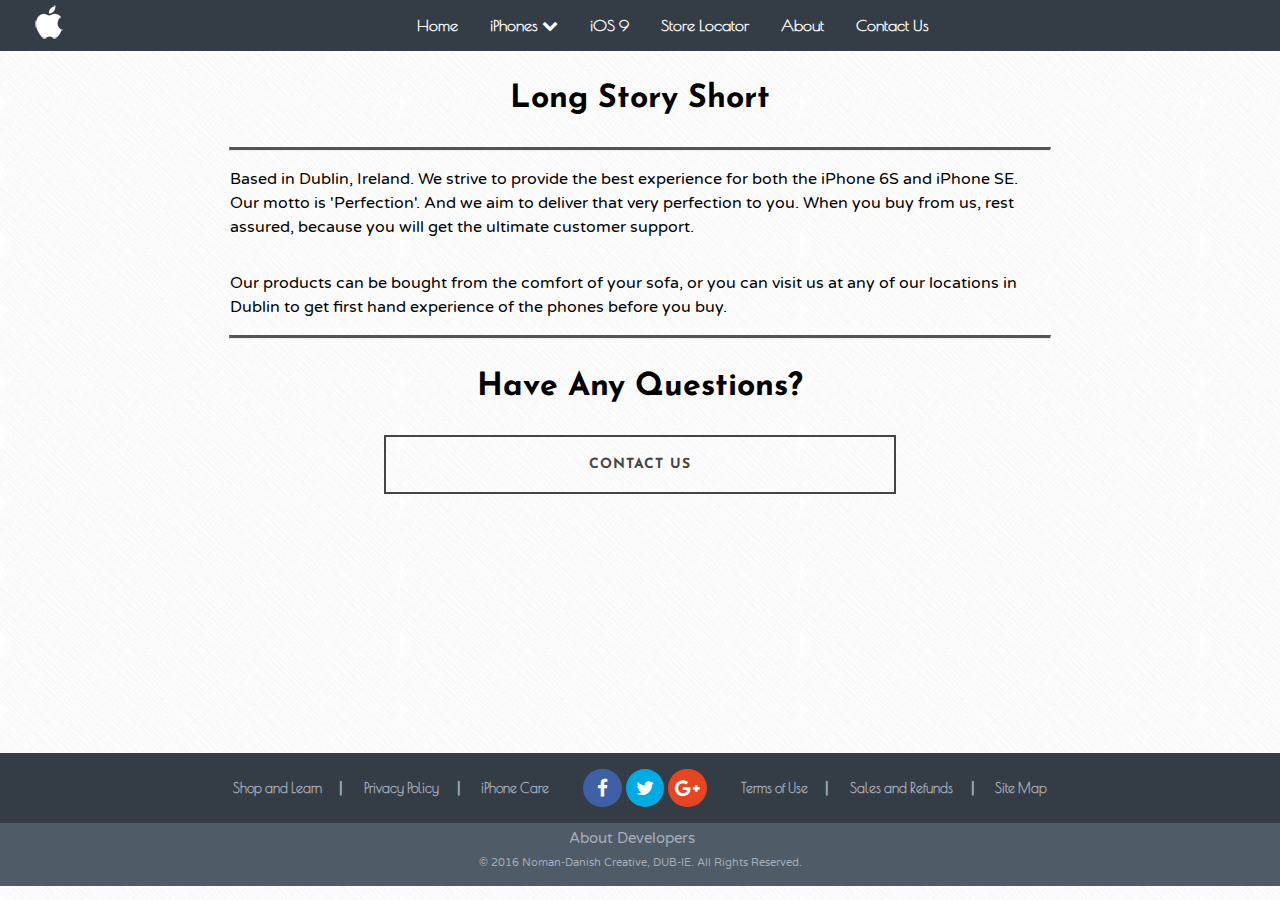
<file: P1/about.html>
<!DOCTYPE html>
<html lang="en">
<head>
	<meta charset="UTF-8">
	<meta name="viewport" content="width=device-width, initial-scale=1">
	

	
	<link rel="stylesheet" href="assets/slick/slick.css">
	<link rel="stylesheet" href="assets/slick/slick-theme.css">
	<link rel="stylesheet" href="https://maxcdn.bootstrapcdn.com/font-awesome/4.6.1/css/font-awesome.min.css">
	<link rel="stylesheet" href="assets/css/style.css">
	<link href="assets/images/favicon.ico" rel="icon" type="image/x-icon" /><title>Apple</title>
</head>
<body>

	<header>
	  	<h1 class="site-title">About Us</h1>
	  	<i id="nav-toggle"><span></span></i>
	  	<nav class="main-navigation">

    		<ul>
    		  <li><a href="untitled.html">Home</a></li>
    		  <li><a href="#" class="drop">iPhones</a>
    		  <ul class="dropdown-touch">
		        <li><a href="iphone6.html">iPhone 6S</a></li>
		        <li><a href="iphonese.html">iPhone SE</a></li> 
       		  </ul> 
     		  </li> 
		      <li><a href="ios.html">iOS 9</a></li>
		      <li><a href="store.html">Store Locator</a></li>  
		      <li><a href="#">About</a></li>
		      <li><a href="contact.html">Contact Us</a></li>
    		</ul>
 		 </nav>
  		<span class="apple1"><img class = "logo" src="assets/images/icon.png" alt="header-logo"></span>
	</header>





<nav class="nav-bar">


	<span class="apple"><img class = "logo" src="assets/images/icon.png" alt="header-logo"></span> 
    <ul class="menu-items">
      <li><a href="untitled.html">Home</a></li>
      <li><a href="">iPhones <span class="fa fa-chevron-down"></span></a>


        
      <ul class="dropdown">
        <li><a href="iphone6.html">iPhone 6S</a></li>
        <li><a href="iphonese.html">iPhone SE</a></li> 
       </ul> 
      </li> 
      <li><a href="ios.html">iOS 9</a></li>
      <li><a href="store.html">Store Locator</a></li>  
      <li><a href="#">About</a></li>
      <li><a href="contact.html">Contact Us</a></li>  
  </ul>
</nav>



<div class="about-us-page">
	<h1>Long Story Short</h1>
	<hr>
	<p>Based in Dublin, Ireland. We strive to provide the best experience for both the iPhone 6S and iPhone SE. Our motto is 'Perfection'. And we aim to deliver that very perfection to you. When you buy from us, rest assured, because you will get the ultimate customer support.</p>
	<p>Our products can be bought from the comfort of your sofa, or you can visit us at any of our locations in Dublin to get first hand experience of the phones before you buy.</p>
	<hr>
	<h1>Have Any Questions?</h1>

      <a href="contact.html"><input type="submit" value="Contact Us" id="form_button" class="form_about_button" /></a>
        


</div>






		<footer class="footer">
		

		
		<div class = "main-flex">
				<div class = "sub-flex1">
					<ul>
					<li><a href="#"> Shop and Learn<span class="flex-symbol"> |</span></a></li>
					<li><a href="#"> Privacy Policy<span class="flex-symbol"> |</span></a></li>
					<li><a href="#" class = "last"> iPhone Care</a></li>
					</ul>
				</div>
						
						
				
		<div class="logmaker">
			<a class="facebookBtn smGlobalBtn" href="#" ></a>
			<a class="twitterBtn smGlobalBtn" href="#" ></a>
			<a class="googleplusBtn smGlobalBtn" href="#" ></a>
		</div>	
		<div class = "sub-flex2">
			<ul>
				<li><a href="#">Terms of Use<span class="flex-symbol"> |</span></a></li>
				<li><a href="#">Sales and Refunds<span class="flex-symbol"> |</span></a></li>
				<li><a href="#">Site Map</a></li>

			</ul>
		</div>
							
		</div>
		
			
		
		<div class="footer-bottom">
			<p class="about-dev"><a href="aboutdev.html">About Developers</a></p>
			<p class="copyright">&copy; 2016 Noman-Danish Creative, DUB-IE. All Rights Reserved.</p>

		</div>
						
		</footer>


<script  src="assets/jquery/jquery-1.12.2.js"></script>
<script  src="assets/slick/slick.min.js"></script>
<script src="assets/jquery/J-Q.js"></script>
	
	
</body>
</html>
</file>
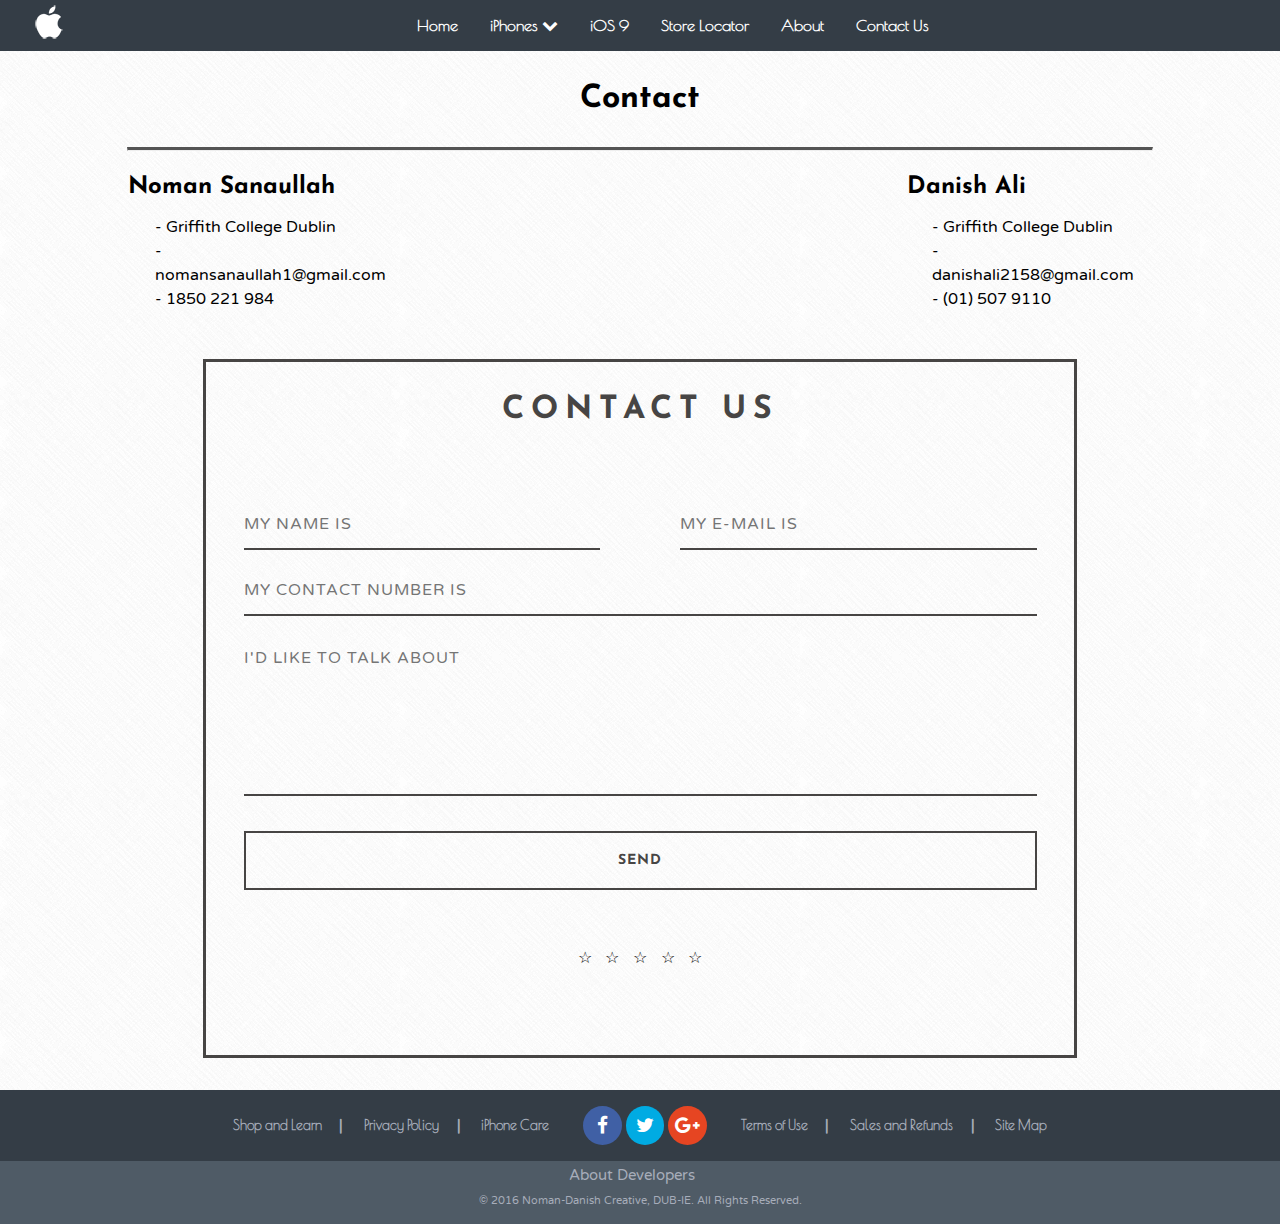
<file: P1/contact.html>
<!DOCTYPE html>
<html lang="en">
<head>
	<meta charset="UTF-8">
	<meta name="viewport" content="width=device-width, initial-scale=1">
	

	
	<link rel="stylesheet" href="assets/slick/slick.css">
	<link rel="stylesheet" href="assets/slick/slick-theme.css">
	<link rel="stylesheet" href="https://maxcdn.bootstrapcdn.com/font-awesome/4.6.1/css/font-awesome.min.css">
	<link rel="stylesheet" href="assets/css/style.css">
	<link href="assets/images/favicon.ico" rel="icon" type="image/x-icon" /><title>Apple</title>
</head>
<body>

	<header>
	  	<h1 class="site-title">Contact Us</h1>
	  	<i id="nav-toggle"><span></span></i>
	  	<nav class="main-navigation">

    		<ul>
    		  <li><a href="untitled.html">Home</a></li>
    		  <li><a href="#" class="drop">iPhones</a>
    		  <ul class="dropdown-touch">
		        <li><a href="iphone6.html">iPhone 6S</a></li>
		        <li><a href="iphonese.html">iPhone SE</a></li> 
       		  </ul> 
     		  </li> 
		      <li><a href="ios.html">iOS 9</a></li>
		      <li><a href="store.html">Store Locator</a></li>  
		      <li><a href="about.html">About</a></li>
		      <li><a href="#">Contact Us</a></li>
    		</ul>
 		 </nav>
  		<span class="apple1"><img class = "logo" src="assets/images/icon.png" alt="header-logo"></span>
	</header>





<nav class="nav-bar">


	<span class="apple"><img class = "logo" src="assets/images/icon.png" alt="header-logo"></span> 
    <ul class="menu-items">
      <li><a href="untitled.html">Home</a></li>
      <li><a href="#">iPhones <span class="fa fa-chevron-down"></span></a>


        
      <ul class="dropdown">
        <li><a href="iphone6.html">iPhone 6S</a></li>
        <li><a href="iphonese.html">iPhone SE</a></li> 
       </ul> 
      </li> 
      <li><a href="ios.html">iOS 9</a></li>
      <li><a href="store.html">Store Locator</a></li>  
      <li><a href="about.html">About</a></li>
      <li><a href="#">Contact Us</a></li>  
  </ul>
</nav>





<div class="iphone6-main-body">
	<h1> Contact </h1>
	<hr>
<div class="main-store">



<div>

	<h2 class="store-h2">Noman Sanaullah</h2>

	<p>- Griffith College Dublin<br>
		- nomansanaullah1@gmail.com<br>
		- 1850 221 984</p>
	

</div>

<div>

	<h2 class="store-h2">Danish Ali</h2>

		<p>- Griffith College Dublin<br/>
		- danishali2158@gmail.com<br/>
		- (01) 507 9110</p>
	
</div>


</div>

</div>


<div id="container-contact">
  <h1 class="contact-h1">Contact Us </h1>
  <div class="underline">
  </div>
  
  <form action="#" method="post" id="contact_form">
    <div class="name">

      <input type="text" placeholder="My name is" name="name" id="name_input" required>
    </div>
    <div class="email">

      <input type="email" placeholder="My e-mail is" name="email" id="email_input" required>
    </div>
    <div class="telephone">

      <input type="text" placeholder ="My contact number is" name="telephone" id="telephone_input" required>
        
    </div>
    
    <div class="message">

      <textarea name="message" placeholder="I'd like to talk about" id="message_input" cols="30" rows="5" required></textarea>
    </div>
     



      
    <div class="submit">
      <input type="submit" value="Send" id="form_button" />
        
    </div>

	<div class="rating">
		
		<span>☆</span>
		<span>☆</span>
		<span>☆</span>
		<span>☆</span>
		<span>☆</span>
	</div>

  </form>

</div>


	
		<footer class="footer">
		

		
		<div class = "main-flex">
				<div class = "sub-flex1">
					<ul>
					<li><a href="#"> Shop and Learn<span class="flex-symbol"> |</span></a></li>
					<li><a href="#"> Privacy Policy<span class="flex-symbol"> |</span></a></li>
					<li><a href="#" class = "last"> iPhone Care</a></li>
					</ul>
				</div>
						
						
				
		<div class="logmaker">
			<a class="facebookBtn smGlobalBtn" href="#" ></a>
			<a class="twitterBtn smGlobalBtn" href="#" ></a>
			<a class="googleplusBtn smGlobalBtn" href="#" ></a>
		</div>	
		<div class = "sub-flex2">
			<ul>
				<li><a href="#">Terms of Use<span class="flex-symbol"> |</span></a></li>
				<li><a href="#">Sales and Refunds<span class="flex-symbol"> |</span></a></li>
				<li><a href="#">Site Map</a></li>

			</ul>
		</div>
							
		</div>
		
			
		
		<div class="footer-bottom">
			<p class="about-dev"><a href="aboutdev.html">About Developers</a></p>
			<p class="copyright">&copy; 2016 Noman-Danish Creative, DUB-IE. All Rights Reserved.</p>


		</div>
						
		</footer>


<script  src="assets/jquery/jquery-1.12.2.js"></script>
<script  src="assets/slick/slick.min.js"></script>
<script src="assets/jquery/J-Q.js"></script>

	
</body>
</html>
</file>
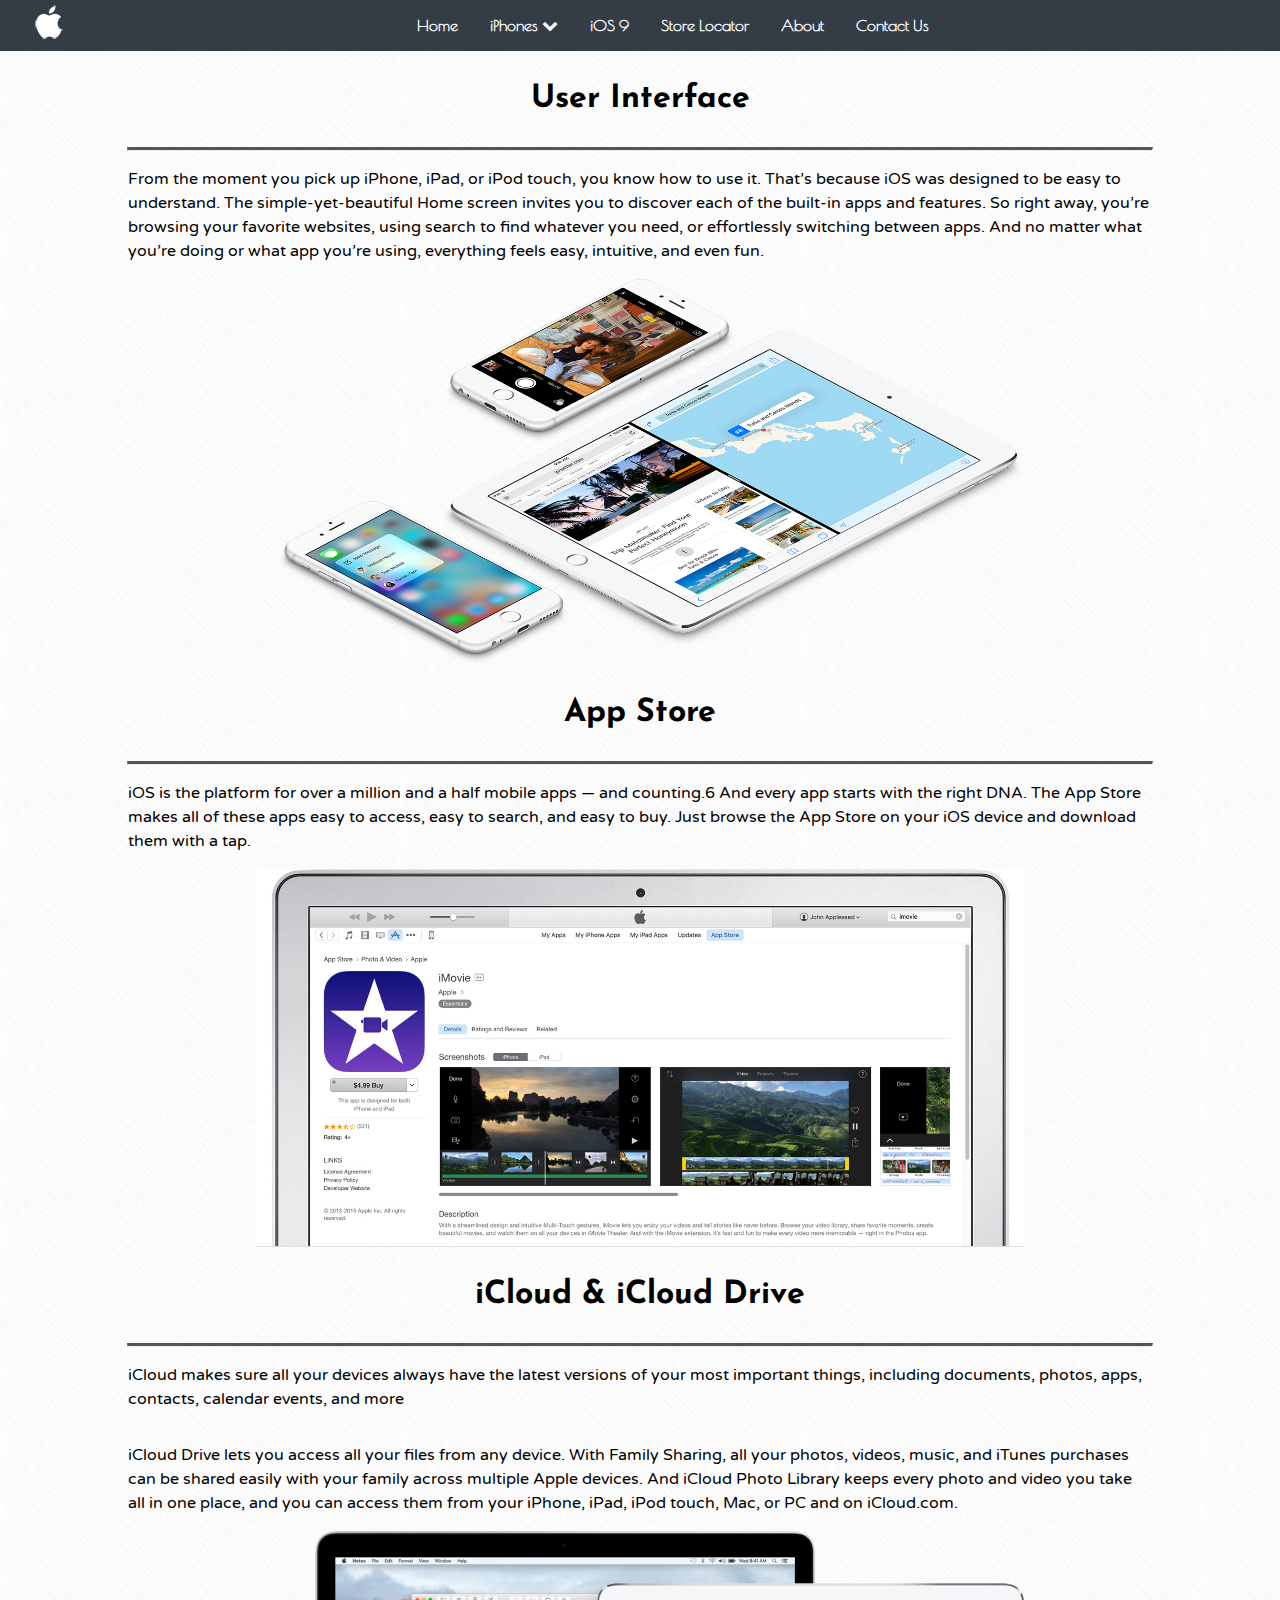
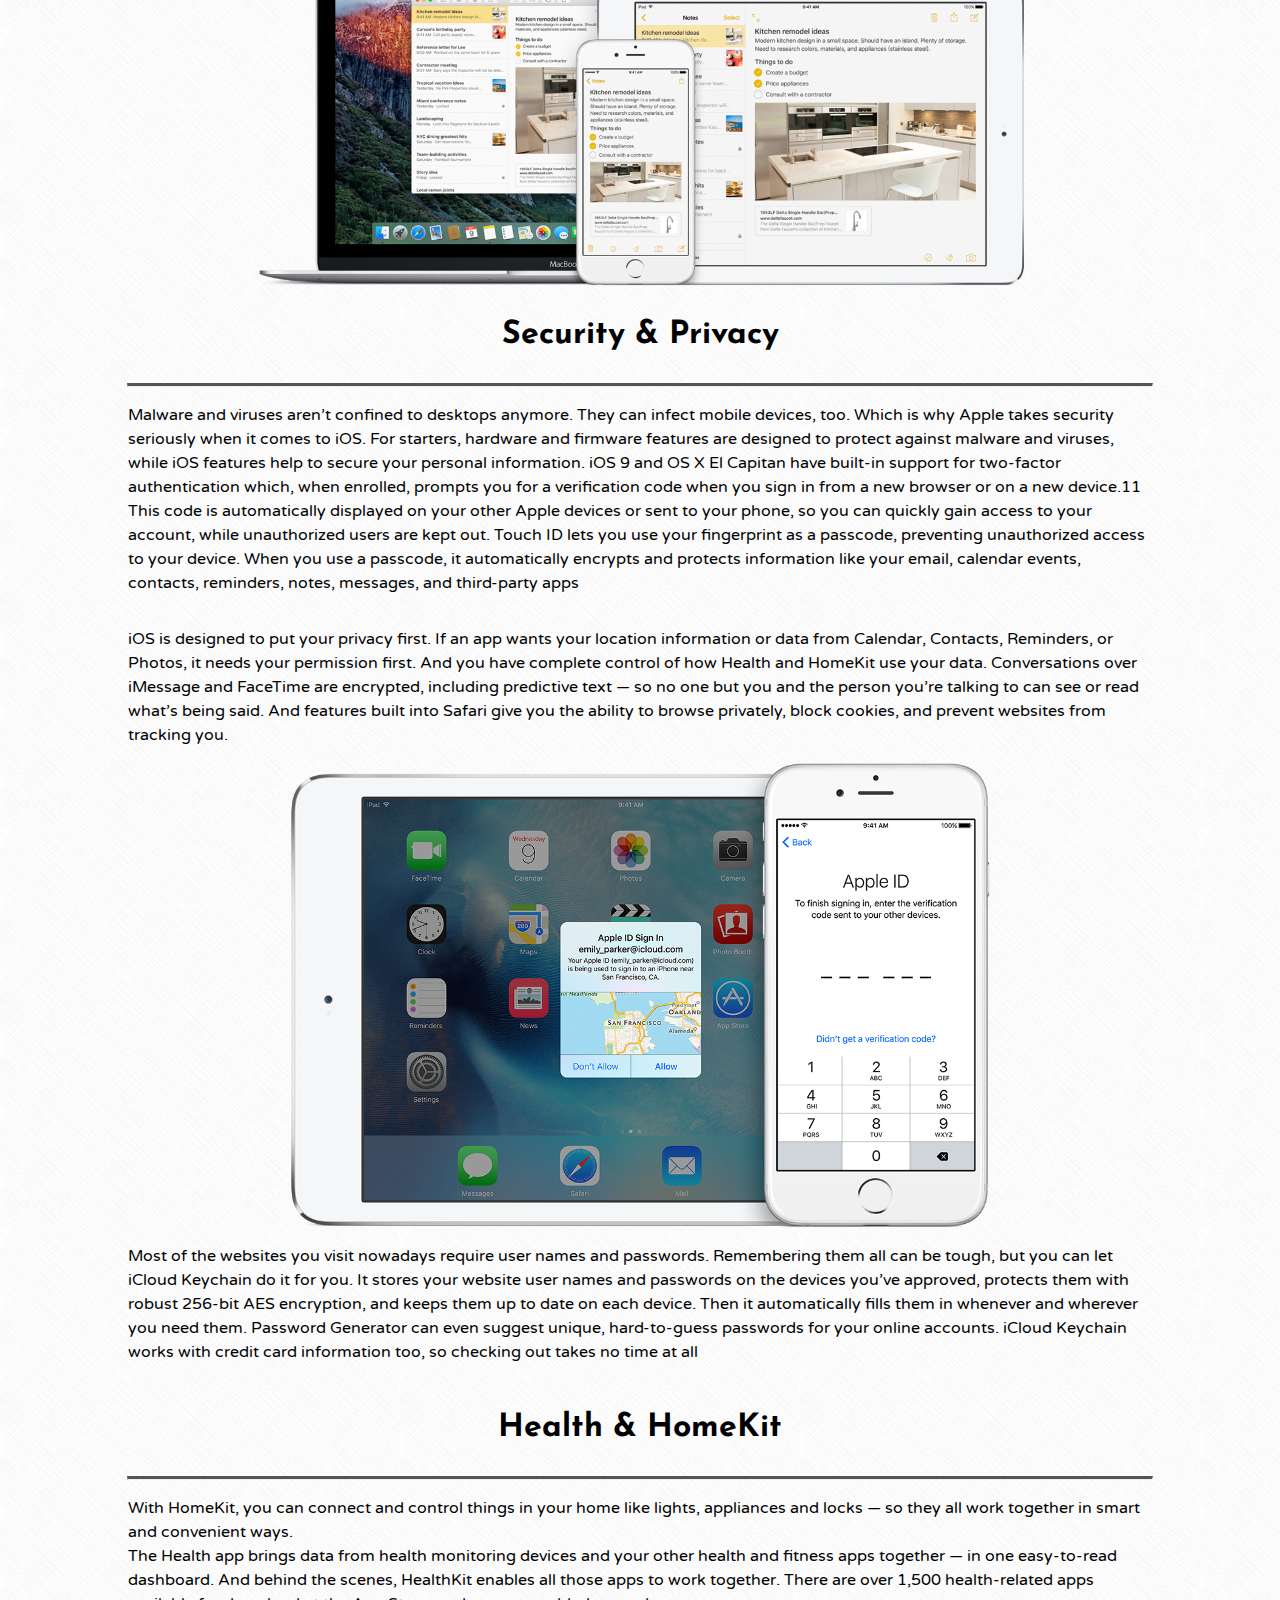
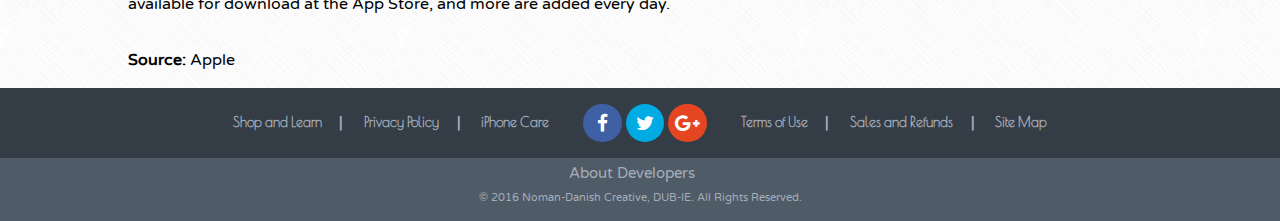
<file: P1/ios.html>
<!DOCTYPE html>
<html lang="en">
<head>
	<meta charset="UTF-8">
	<meta name="viewport" content="width=device-width, initial-scale=1">
	

	
	<link rel="stylesheet" href="assets/slick/slick.css">
	<link rel="stylesheet" href="assets/slick/slick-theme.css">
	<link rel="stylesheet" href="https://maxcdn.bootstrapcdn.com/font-awesome/4.6.1/css/font-awesome.min.css">
	<link rel="stylesheet" href="assets/css/style.css">
	<link href="assets/images/favicon.ico" rel="icon" type="image/x-icon" /><title>Apple</title>
</head>
<body>

	<header>
	  	<h1 class="site-title">iOS 9</h1>
	  	<i id="nav-toggle"><span></span></i>
	  	<nav class="main-navigation">

    		<ul>
    		  <li><a href="untitled.html">Home</a></li>
    		  <li><a href="#" class="drop">iPhones</a>
    		  <ul class="dropdown-touch">
		        <li><a href="iphone6.html">iPhone 6S</a></li>
		        <li><a href="iphonese.html">iPhone SE</a></li> 
       		  </ul> 
     		  </li> 
		      <li><a href="#">iOS 9</a></li>
		      <li><a href="store.html">Store Locator</a></li>  
		      <li><a href="about.html">About</a></li>
		      <li><a href="contact.html">Contact Us</a></li>
    		</ul>
 		 </nav>
  		<span class="apple1"><img class = "logo" src="assets/images/icon.png" alt="header-logo"></span>
	</header>





<nav class="nav-bar">


	<span class="apple"><img class = "logo" src="assets/images/icon.png" alt="header-logo"></span> 
    <ul class="menu-items">
      <li><a href="untitled.html">Home</a></li>
      <li><a href="#">iPhones <span class="fa fa-chevron-down"></span></a>


        
      <ul class="dropdown">
        <li><a href="iphone6.html">iPhone 6S</a></li>
        <li><a href="iphonese.html">iPhone SE</a></li> 
       </ul> 
      </li> 
      <li><a href="#">iOS 9</a></li>
      <li><a href="store.html">Store Locator</a></li>  
      <li><a href="about.html">About</a></li>
      <li><a href="contact.html">Contact Us</a></li>  
  </ul>
</nav>




<div class ="ios-page-articles">



<h1> User Interface </h1>
<hr>
<p>From the moment you pick up iPhone, iPad, or iPod touch, you know how to use it. That’s because iOS was designed to be easy to understand. The simple-yet-beautiful Home screen invites you to discover each of the built-in apps and features. So right away, you’re browsing your favorite websites, using search to find whatever you need, or effortlessly switching between apps. And no matter what you’re doing or what app you’re using, everything feels easy, intuitive, and even fun.</p>

<img class="ios9"src="assets/images/ios_page.png" alt="ios page"/>




<h1> App Store </h1>
<hr>
<p>iOS is the platform for over a million and a half mobile apps — and counting.6 And every app starts with the right DNA. The App Store makes all of these apps easy to access, easy to search, and easy to buy. Just browse the App Store on your iOS device and download them with a tap.</p>
<img class="ios9"src="assets/images/ios_page5.jpg" alt="ios page"/>




<h1> iCloud & iCloud Drive</h1>
<hr>
<p>iCloud makes sure all your devices always have the latest versions of your most important things, including documents, photos, apps, contacts, calendar events, and more</p>
<p>iCloud Drive lets you access all your files from any device. With Family Sharing, all your photos, videos, music, and iTunes purchases can be shared easily with your family across multiple Apple devices. And iCloud Photo Library keeps every photo and video you take all in one place, and you can access them from your iPhone, iPad, iPod touch, Mac, or PC and on iCloud.com.</p>
<img class="ios9"src="assets/images/ios_page3.png" alt="ios page"/>




<h1> Security & Privacy</h1>
<hr>
<p>Malware and viruses aren’t confined to desktops anymore. They can infect mobile devices, too. Which is why Apple takes security seriously when it comes to iOS. For starters, hardware and firmware features are designed to protect against malware and viruses, while iOS features help to secure your personal information. iOS 9 and OS X El Capitan have built-in support for two-factor authentication which, when enrolled, prompts you for a verification code when you sign in from a new browser or on a new device.11 This code is automatically displayed on your other Apple devices or sent to your phone, so you can quickly gain access to your account, while unauthorized users are kept out. Touch ID lets you use your fingerprint as a passcode, preventing unauthorized access to your device. When you use a passcode, it automatically encrypts and protects information like your email, calendar events, contacts, reminders, notes, messages, and third-party apps</p>
<p>iOS is designed to put your privacy first. If an app wants your location information or data from Calendar, Contacts, Reminders, or Photos, it needs your permission first. And you have complete control of how Health and HomeKit use your data. Conversations over iMessage and FaceTime are encrypted, including predictive text — so no one but you and the person you’re talking to can see or read what’s being said. And features built into Safari give you the ability to browse privately, block cookies, and prevent websites from tracking you.</p>
<img class="ios9"src="assets/images/ios_page4.png" alt="ios page"/>
<p>Most of the websites you visit nowadays require user names and passwords. Remembering them all can be tough, but you can let iCloud Keychain do it for you. It stores your website user names and passwords on the devices you’ve approved, protects them with robust 256-bit AES encryption, and keeps them up to date on each device. Then it automatically fills them in whenever and wherever you need them. Password Generator can even suggest unique, hard-to-guess passwords for your online accounts. iCloud Keychain works with credit card information too, so checking out takes no time at all</p>


<h1> Health & HomeKit</h1>
<hr>
<p>With HomeKit, you can connect and control things in your home like lights, appliances and locks — so they all work together in smart and convenient ways.<br/>The Health app brings data from health monitoring devices and your other health and fitness apps together — in one easy-to-read dashboard. And behind the scenes, HealthKit enables all those apps to work together. There are over 1,500 health-related apps available for download at the App Store, and more are added every day.</p>
<p class="reference"><strong>Source: </strong> <a href="https://www.apple.com/ios/what-is/">Apple</a> </p>







</div>




	
		<footer class="footer">
		

		
		<div class = "main-flex">
				<div class = "sub-flex1">
					<ul>
					<li><a href="#" class = ""> Shop and Learn<span class="flex-symbol"> |</span></a></li>
					<li><a href="#" class = ""> Privacy Policy<span class="flex-symbol"> |</span></a></li>
					<li><a href="#" class = "last"> iPhone Care</a></li>
					</ul>
				</div>
						
						
				
		<div class="logmaker">
			<a class="facebookBtn smGlobalBtn" href="#" ></a>
			<a class="twitterBtn smGlobalBtn" href="#" ></a>
			<a class="googleplusBtn smGlobalBtn" href="#" ></a>
		</div>	
		<div class = "sub-flex2">
			<ul>
				<li><a href="#" >Terms of Use<span class="flex-symbol"> |</span></a></li>
				<li><a href="#" >Sales and Refunds<span class="flex-symbol"> |</span></a></li>
				<li><a href="#" >Site Map</a></li>

			</ul>
		</div>
							
		</div>
		
			
		
		<div class="footer-bottom">
			<p class="about-dev"><a href="aboutdev.html">About Developers</a></p>
			<p class="copyright">&copy; 2016 Noman-Danish Creative, DUB-IE. All Rights Reserved.</p>

		</div>
						
		</footer>


<script  src="assets/jquery/jquery-1.12.2.js"></script>
<script  src="assets/slick/slick.min.js"></script>
<script src="assets/jquery/J-Q.js"></script>
	
	
</body>
</html>
</file>
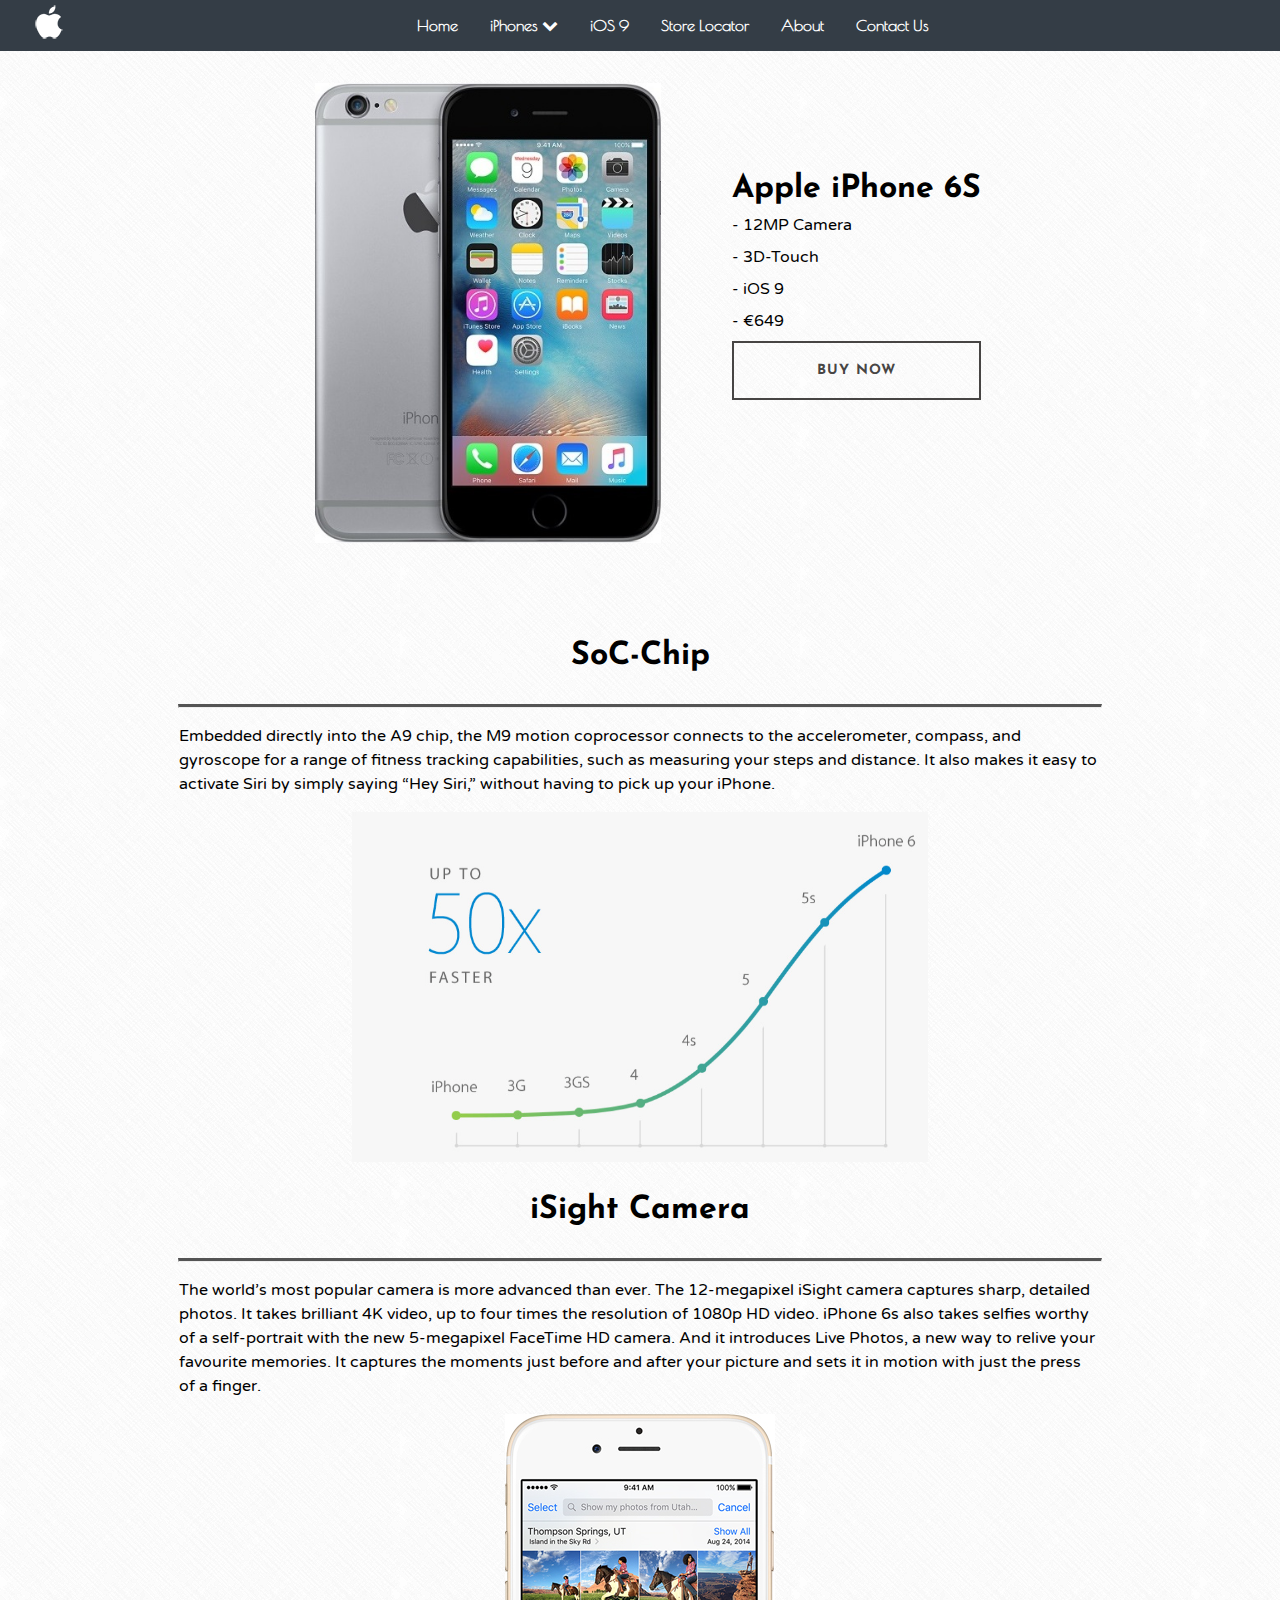
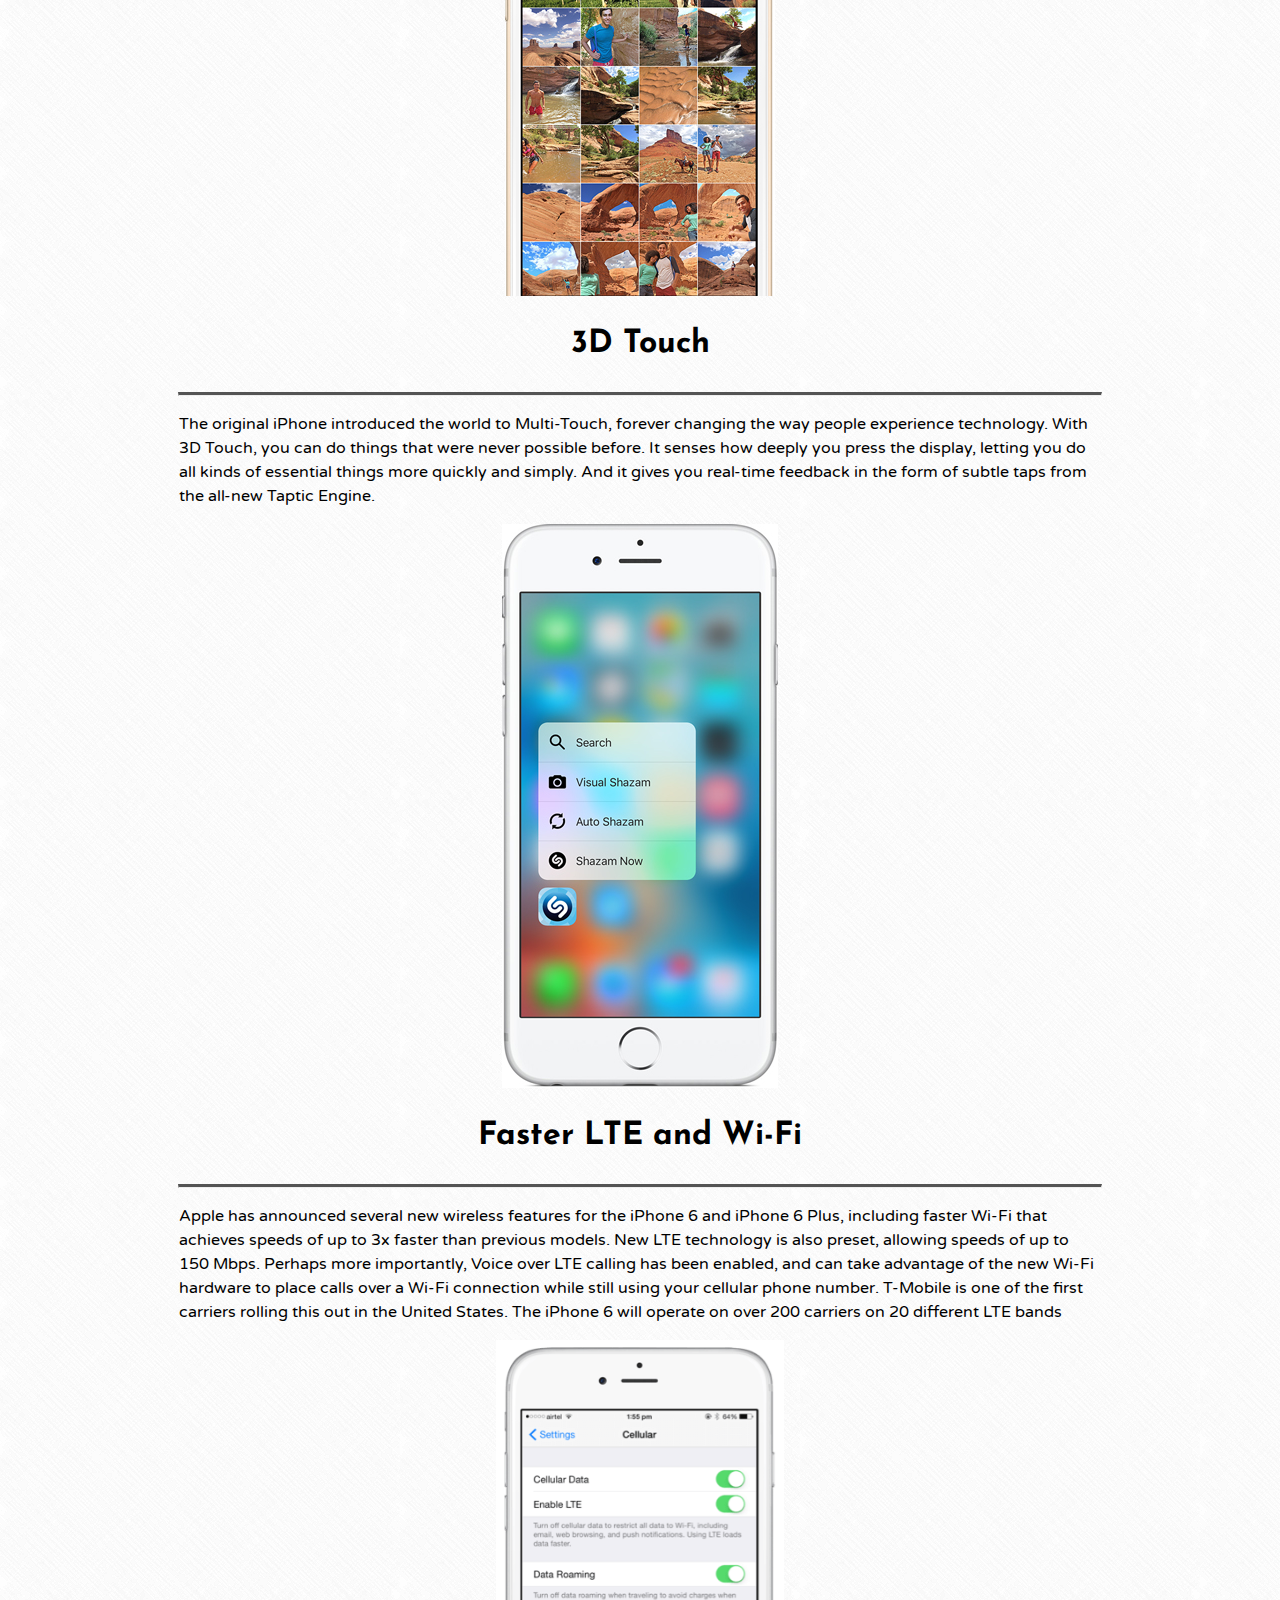
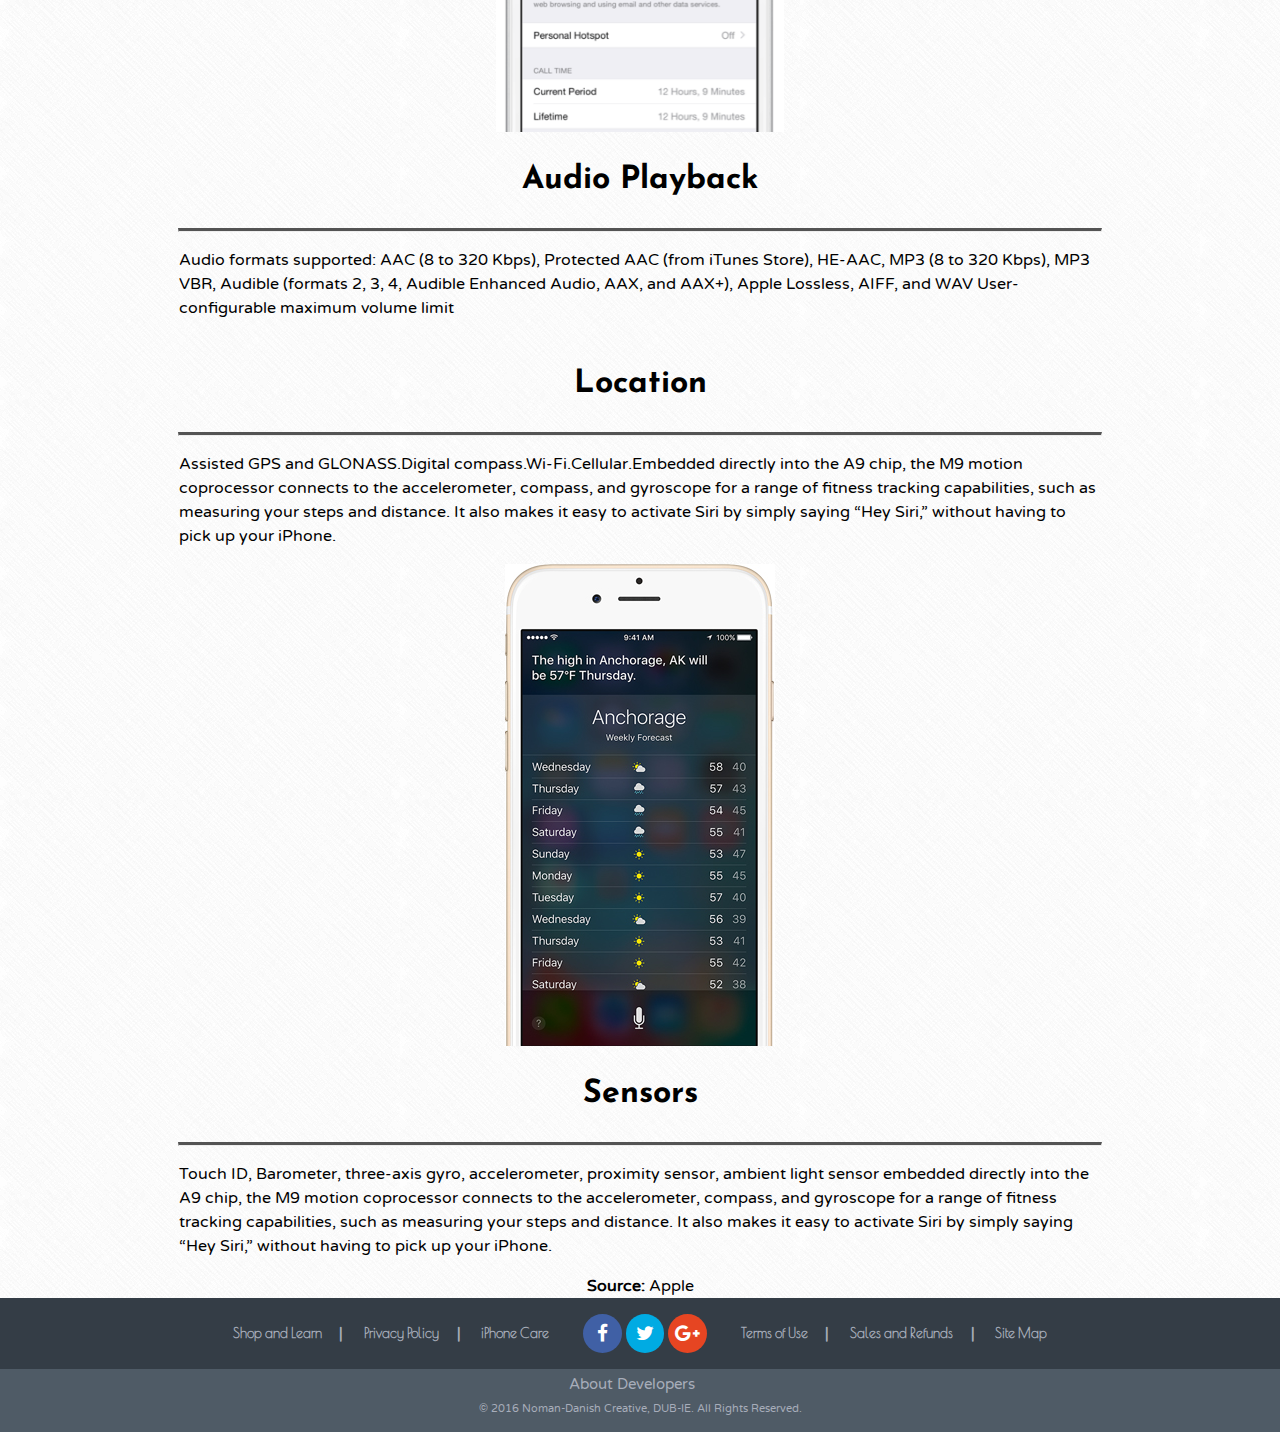
<file: P1/iphone6.html>
<!DOCTYPE html>
<html lang="en">
<head>
	<meta charset="UTF-8">
	<meta name="viewport" content="width=device-width, initial-scale=1">
	

	
	<link rel="stylesheet" href="assets/slick/slick.css">
	<link rel="stylesheet" href="assets/slick/slick-theme.css">
	<link rel="stylesheet" href="https://maxcdn.bootstrapcdn.com/font-awesome/4.6.1/css/font-awesome.min.css">
	<link rel="stylesheet" href="assets/css/style.css">
	<link href="assets/images/favicon.ico" rel="icon" type="image/x-icon" /><title>iPhone 6-Apple</title>
</head>




<body>

	<header>
	  	<h1 class="site-title">iPhone 6S</h1>
	  	<i id="nav-toggle"><span></span></i>
	  	<nav class="main-navigation">

    		<ul>
    		  <li><a href="untitled.html">Home</a></li>
    		  <li><a href="#" class="drop">iPhones</a>
    		  <ul class="dropdown-touch">
		        <li><a href="#">iPhone 6S</a></li>
		        <li><a href="iphonese.html">iPhone SE</a></li> 
       		  </ul> 
     		  </li> 
		      <li><a href="ios.html">iOS 9</a></li>
		      <li><a href="store.html">Store Locator</a></li>  
		      <li><a href="about.html">About</a></li>
		      <li><a href="contact.html">Contact Us</a></li>
    		</ul>
 		 </nav>
  		<span class="apple1"><img class = "logo" src="assets/images/icon.png" alt="header-logo"></span>
	</header>





<nav class="nav-bar">


	<span class="apple"><img class = "logo" src="assets/images/icon.png" alt="header-logo"></span> 
    <ul class="menu-items">
      <li><a href="untitled.html">Home</a></li>
      <li><a href="#">iPhones <span class="fa fa-chevron-down"></span></a>


        
      <ul class="dropdown">
        <li><a href="#">iPhone 6S</a></li>
        <li><a href="iphonese.html">iPhone SE</a></li> 
       </ul> 
      </li> 
      <li><a href="ios.html">iOS 9</a></li>
      <li><a href="store.html">Store Locator</a></li>  
      <li><a href="about.html">About</a></li>
      <li><a href="contact.html">Contact Us</a></li>  
  </ul>
</nav>


	


<div class = "i6-main-flex"> 
<div class = "main-body-part1">

  
	
<div class = "i6-banner-photo">
		<div><img class="banner-image"src="assets/images/iphone6banner.jpg" alt=""/></div>		
    </div>
	
	<div class = "i6-banner-text">
		
		<h1 class = "heading">Apple iPhone 6S</h1>
		<p>- 12MP Camera</p>
		<p>- 3D-Touch</p>
		<p>- iOS 9</p>
		<p>- €649</p>
		<div class="buy-now">
      		<input type="submit" value="Buy Now" id="form_button" />
   		 </div>
                      
					
    </div>
	
	
	
</div>
    </div>
<br><br><br>


<div class = "Table-main iphone6">



<div class="iphone6-main-body part1">
    <h1> SoC-Chip </h1>
<hr>

			<p>
			Embedded directly into the A9 chip, the M9 motion coprocessor connects to the accelerometer, compass, and gyroscope 
			for a range of ﬁtness tracking capabilities, such as measuring your steps and distance. 
			It also makes it easy to activate Siri by simply saying “Hey Siri,” without having to pick up your iPhone.
			</p>
			
			</div>
<img class = "iphone6s1 disp" src="assets/images/chips.png" border="0" alt=" photo chips_zps4fhudipr.png"/>
    

<div class="iphone6-main-body part2"> 

<h1> iSight Camera </h1>
    
<hr>
    
<p>The world’s most popular camera is more advanced than ever. The 12-megapixel iSight camera captures sharp, detailed photos. It takes brilliant 4K video, up to four times the resolution of 1080p HD video. iPhone 6s also takes selfies worthy of a self-portrait with the new 5-megapixel FaceTime HD camera. And it introduces Live Photos, a new way to relive your favourite memories. It captures the moments just before and after your picture and sets it in motion with just the press of a finger.
</p>
<img class = "iphone6s1 disp"src="assets/images/photos.jpg" border="0" alt=" photo photos_zpsaiz1jger.jpg"/>
</div>

<div class="iphone6-main-body part3">
<h1> 3D Touch </h1><hr>
 <p>The original iPhone introduced the world to Multi-Touch, forever changing the way people experience technology. With 3D Touch, you can do things that were never possible before. It senses how deeply you press the display, letting you do all kinds of essential things more quickly and simply. And it gives you real-time feedback in the form of subtle taps from the all-new Taptic Engine.
</p>  
</div>
<img class = "iphone6s disp" src="assets/images-new/3d-touch.jpg" border="0" alt=" photo siri_zpsa8z8lvyl.jpg"/>

<div class="iphone6-main-body part4">

<h1> Faster LTE and Wi-Fi</h1>
<hr>

<p>Apple has announced several new wireless features for the iPhone 6 and iPhone 6 Plus, including faster Wi-Fi that achieves speeds of up to 3x faster than previous models. New LTE technology is also preset, allowing speeds of up to 150 Mbps.

Perhaps more importantly, Voice over LTE calling has been enabled, and can take advantage of the new Wi-Fi hardware to place calls over a Wi-Fi connection while still using your cellular phone number. T-Mobile is one of the first carriers rolling this out in the United States.

The iPhone 6 will operate on over 200 carriers on 20 different LTE bands</p>
 
</div>
<img class = "iphone6s undis" src="assets/images/wifi3.png" border="0" alt=" photo wifi3_zps44g8m4rx.png"/>    

<div class="iphone6-main-body part5">

<h1>Audio Playback</h1>
<hr>

<p>Audio formats supported: AAC (8 to 320 Kbps), Protected AAC (from iTunes Store), HE-AAC, MP3 (8 to 320 Kbps), MP3 VBR, Audible (formats 2, 3, 4, Audible Enhanced Audio, AAX, and AAX+), Apple Lossless, AIFF, and WAV

User-configurable maximum volume limit</p>
</div>
    

    
<div class="iphone6-main-body part6">

<h1>Location</h1>
<hr>
							
<p>Assisted GPS and GLONASS.Digital compass.Wi-Fi.Cellular.Embedded directly into the A9 chip, the M9 motion coprocessor connects to the accelerometer, compass, and gyroscope for a range of ﬁtness tracking capabilities, such as measuring your steps and distance. It also makes it easy to activate Siri by simply saying “Hey Siri,” without having to pick up your iPhone.</p>	
</div>
<img class = "iphone6s undis" src="assets/images/location.jpg" border="0" alt=" photo location_zpsvt2ole8j.jpg"/>    

<div class="iphone6-main-body part7">

<h1>Sensors</h1>
<hr>
							
				
							
<p>Touch ID, Barometer, three-axis gyro, accelerometer, proximity sensor, ambient light sensor embedded directly into the A9 chip, the M9 motion coprocessor connects to the accelerometer, compass, and gyroscope for a range of ﬁtness tracking capabilities, such as measuring your steps and distance. It also makes it easy to activate Siri by simply saying “Hey Siri,” without having to pick up your iPhone.</p>

						

</div>
<p class="reference"><strong>Source: </strong> <a href="https://www.apple.com/ie/iphone-6s/">Apple</a> </p>

    


</div>

		<footer class="footer">
		<div class = "main-flex">
				<div class = "sub-flex1">
					<ul>
					<li><a href="#" > Shop and Learn<span class="flex-symbol"> |</span></a></li>
					<li><a href="#" > Privacy Policy<span class="flex-symbol"> |</span></a></li>
					<li><a href="#" class = "last"> iPhone Care</a></li>
					</ul>
						</div>
		<div class="logmaker">
			<a class="facebookBtn smGlobalBtn" href="#" ></a>
			<a class="twitterBtn smGlobalBtn" href="#" ></a>
			<a class="googleplusBtn smGlobalBtn" href="#" ></a>
		</div>	
		<div class = "sub-flex2">
			<ul>
				<li><a href="#" >Terms of Use<span class="flex-symbol"> |</span></a></li>
				<li><a href="#" >Sales and Refunds<span class="flex-symbol"> |</span></a></li>
				<li><a href="#" >Site Map</a></li>

			</ul>
		</div>
			</div>
		<div class="footer-bottom">
			<p class="about-dev"><a href="aboutdev.html">About Developers</a></p>
			<p class="copyright">&copy; 2016 Noman-Danish Creative, DUB-IE. All Rights Reserved.</p>
		</div>
			</footer>


<script  src="assets/jquery/jquery-1.12.2.js"></script>
<script  src="assets/slick/slick.min.js"></script>
<script src="assets/jquery/J-Q.js"></script>
	
	
</body>
</html>
</file>
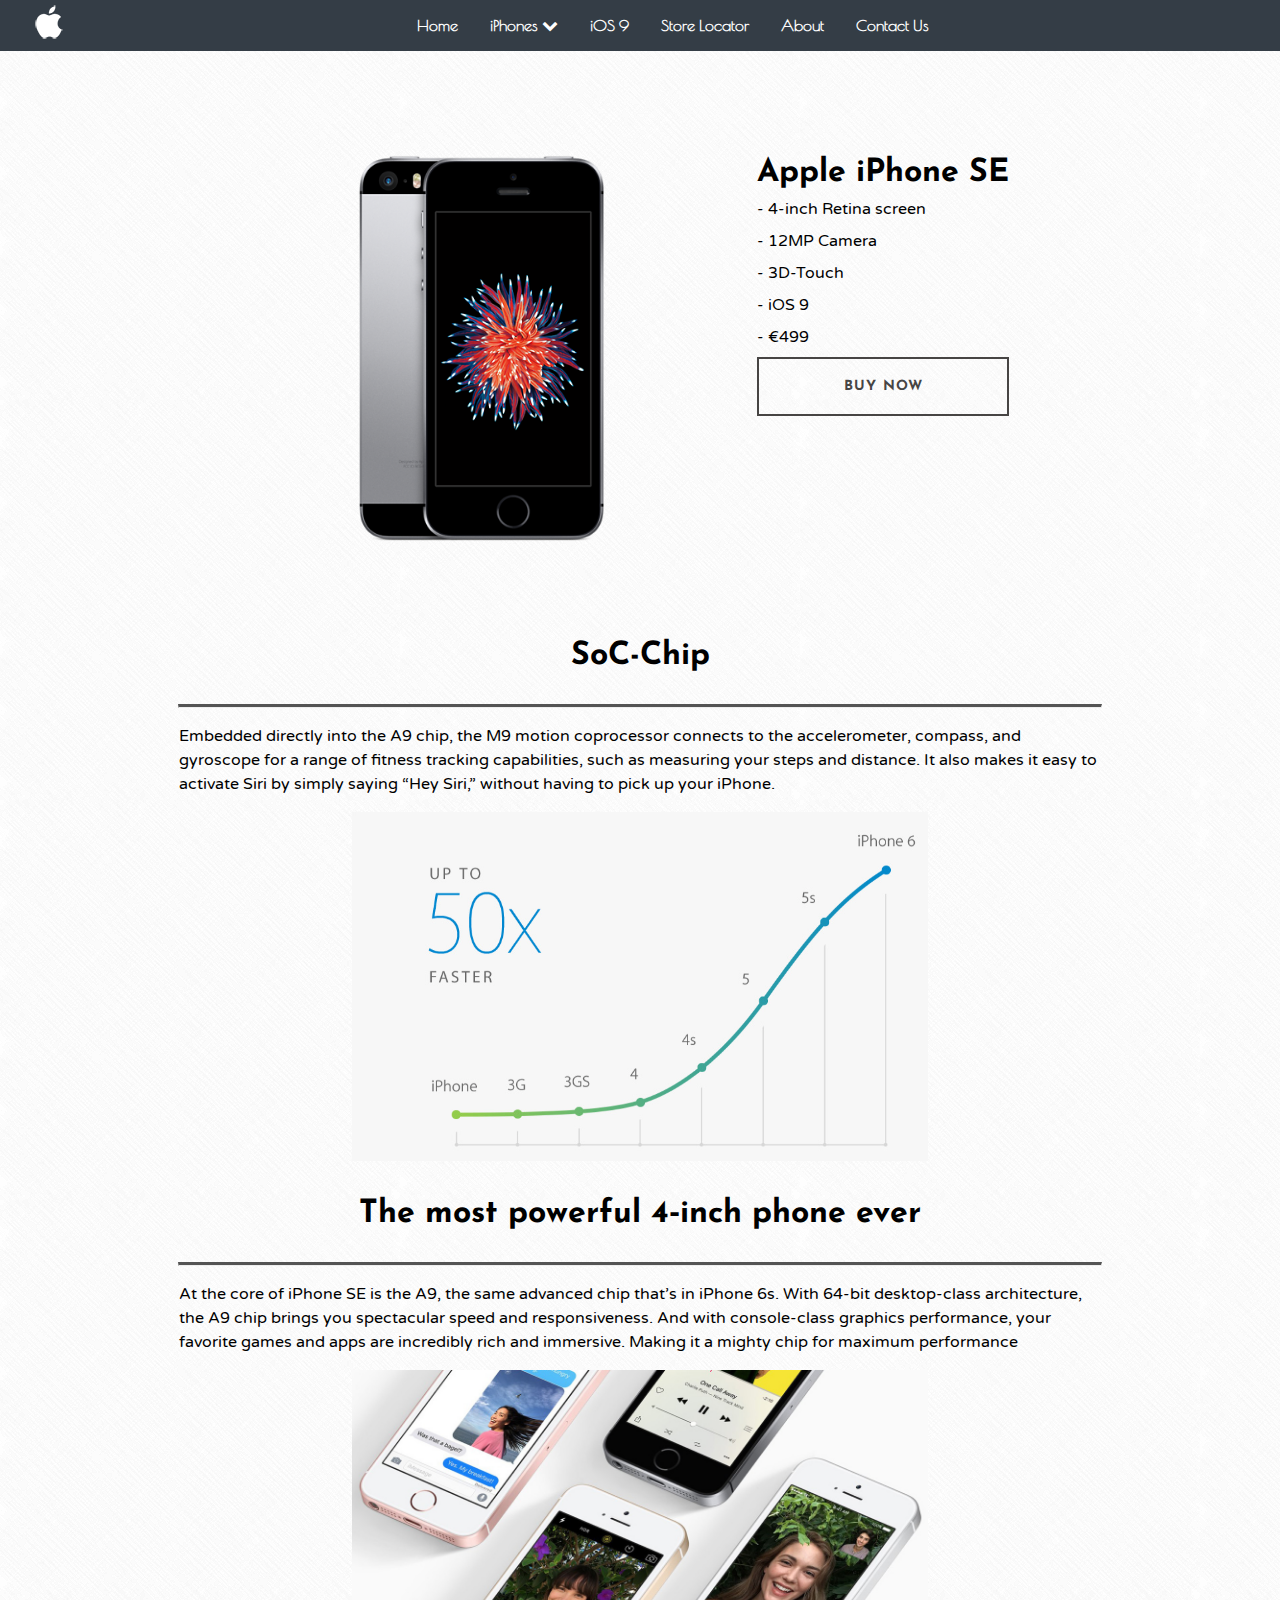
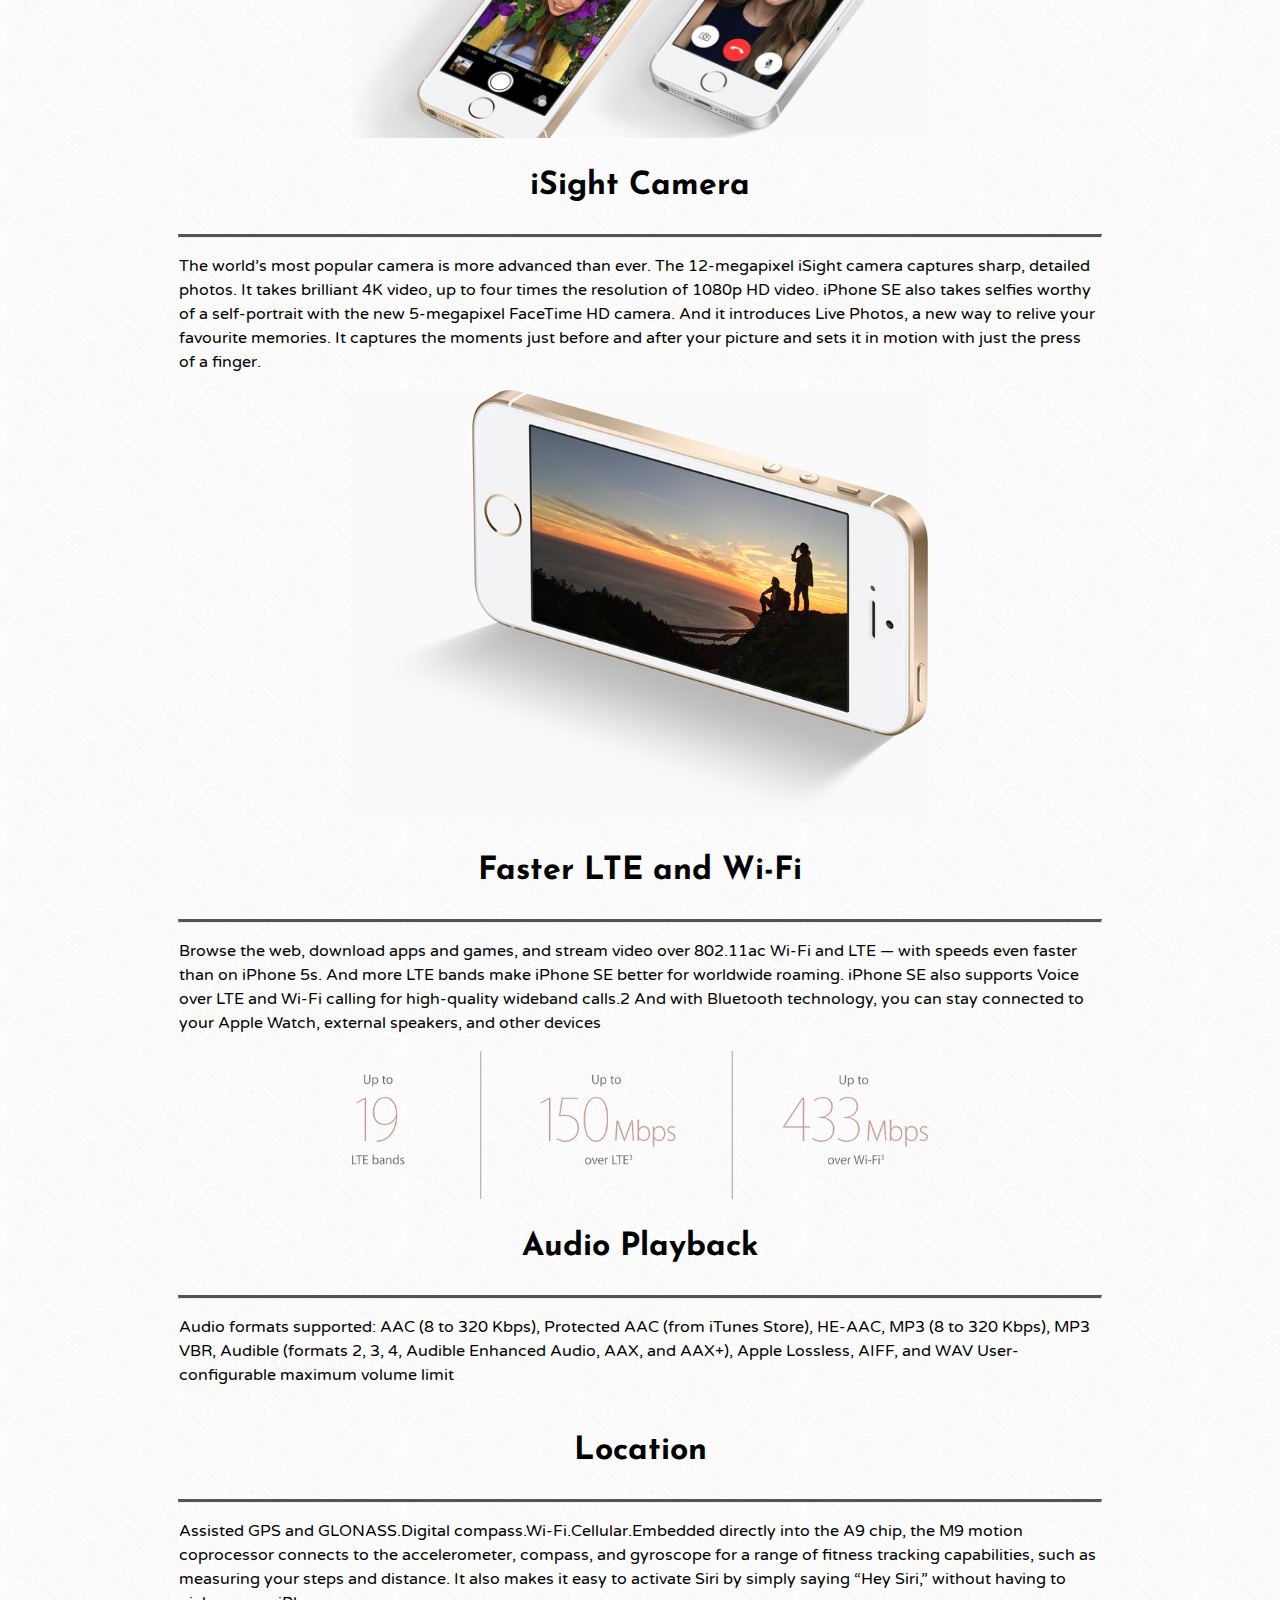
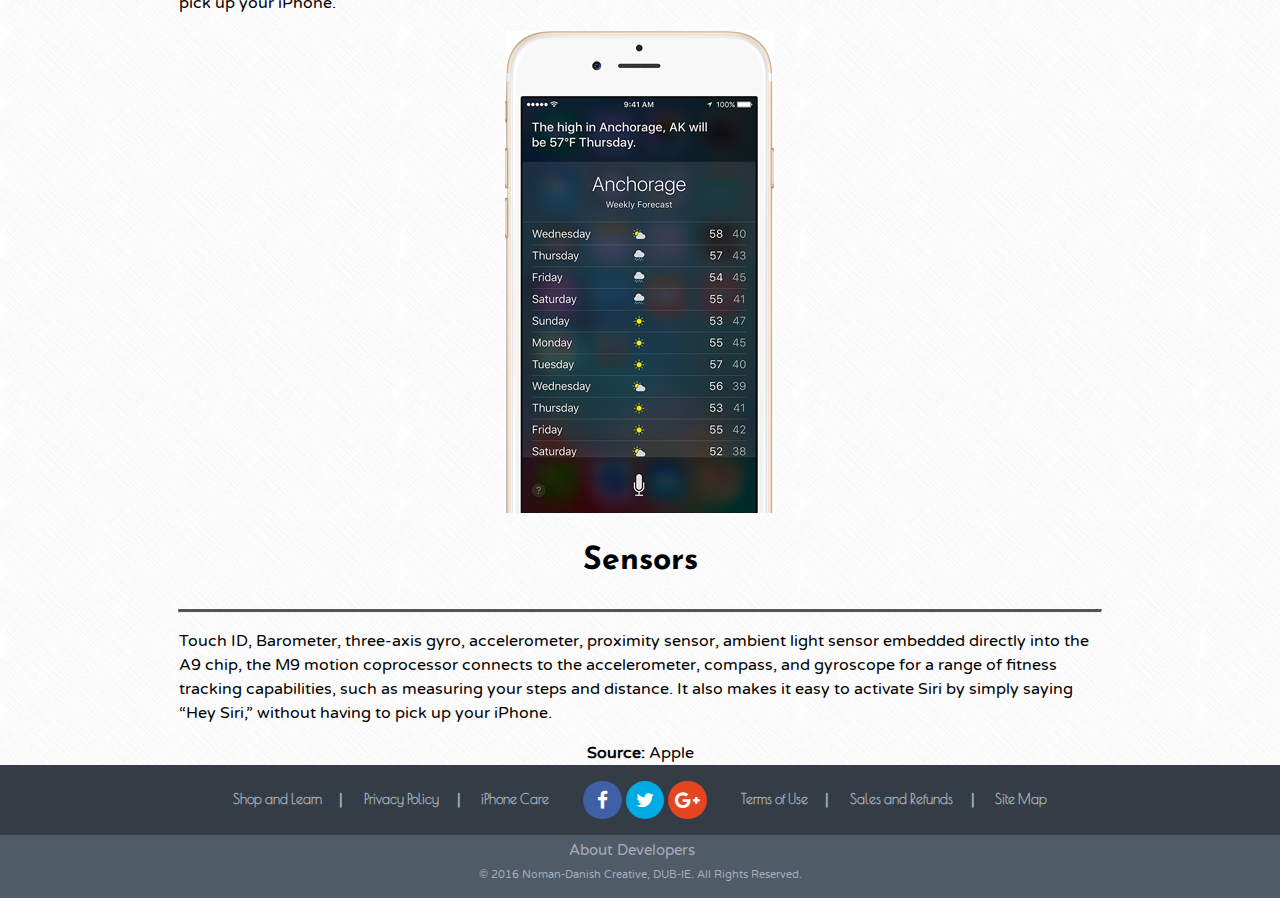
<file: P1/iphonese.html>
<!DOCTYPE html>
<html lang="en">
<head>
	<meta charset="UTF-8">
	<meta name="viewport" content="width=device-width, initial-scale=1">
	

	
	<link rel="stylesheet" href="assets/slick/slick.css">
	<link rel="stylesheet" href="assets/slick/slick-theme.css">
	<link rel="stylesheet" href="https://maxcdn.bootstrapcdn.com/font-awesome/4.6.1/css/font-awesome.min.css">
	<link rel="stylesheet" href="assets/css/style.css">
	<link href="assets/images/favicon.ico" rel="icon" type="image/x-icon" /><title>iPhone 6-Apple</title>
</head>




<body>

	<header>
	  	<h1 class="site-title">iPhone SE</h1>
	  	<i id="nav-toggle"><span></span></i>
	  	<nav class="main-navigation">

    		<ul>
    		  <li><a href="untitled.html">Home</a></li>
    		  <li><a href="#" class="drop">iPhones</a>
    		  <ul class="dropdown-touch">
		        <li><a href="iphone6.html">iPhone 6S</a></li>
		        <li><a href="#">iPhone SE</a></li> 
       		  </ul> 
     		  </li> 
		      <li><a href="ios.html">iOS 9</a></li>
		      <li><a href="store.html">Store Locator</a></li>  
		      <li><a href="about.html">About</a></li>
		      <li><a href="contact.html">Contact Us</a></li>
    		</ul>
 		 </nav>
  		<span class="apple1"><img class = "logo" src="assets/images/icon.png" alt="header-logo"></span>
	</header>




<nav class="nav-bar">


	<span class="apple"><img class = "logo" src="assets/images/icon.png" alt="header-logo"></span> 
    <ul class="menu-items">
      <li><a href="untitled.html">Home</a></li>
      <li><a href="#">iPhones <span class="fa fa-chevron-down"></span></a>


        
      <ul class="dropdown">
        <li><a href="iphone6.html">iPhone 6S</a></li>
        <li><a href="#">iPhone SE</a></li> 
       </ul> 
      </li> 
      <li><a href="ios.html">iOS 9</a></li>
      <li><a href="store.html">Store Locator</a></li>  
      <li><a href="about.html">About</a></li>
      <li><a href="contact.html">Contact Us</a></li>  
  </ul>
</nav>


	


<div class = "i6-main-flex"> 
<div class = "main-body-part1">

  
	
<div class = "i6-banner-photo">
		<div><img class="banner-image"src="assets/images-new/se-gray.png" alt="iPhone SE banner image"/></div>		
    </div>
	
	<div class = "i6-banner-text">
		
		<h1 class = "heading">Apple iPhone SE</h1>
		<p>- 4-inch Retina screen</p>
		<p>- 12MP Camera</p>
		<p>- 3D-Touch</p>
		<p>- iOS 9</p>
		<p>- €499</p>
		<div class="buy-now">
      		<input type="submit" value="Buy Now" id="form_button" />
   		 </div>
                      
					
    </div>
	
	
	
</div>
    </div>
<br><br><br>


<div class = "Table-main iphone6">



<div class="iphone6-main-body part1">
    <h1> SoC-Chip </h1>
<hr>

			<p>
			Embedded directly into the A9 chip, the M9 motion coprocessor connects to the accelerometer, compass, and gyroscope 
			for a range of ﬁtness tracking capabilities, such as measuring your steps and distance. 
			It also makes it easy to activate Siri by simply saying “Hey Siri,” without having to pick up your iPhone.
			</p>
			
			</div>
<img class = "iphone6s1 disp" src="assets/images/chips.png" alt=" photo chips_zps4fhudipr.png"/>
    

<div class="iphone6-main-body part2"> 

<h1> The most powerful 4‑inch phone ever </h1>
    
<hr>
    
<p>
At the core of iPhone SE is the A9, the same advanced chip that’s in iPhone 6s. With 64‑bit desktop-class architecture, the A9 chip brings you spectacular speed and responsiveness. And with console-class graphics performance, your favorite games and apps are incredibly rich and immersive. Making it a mighty chip for maximum performance
</p>
<img class = "iphone6s1 disp"src="assets/images-new/iphone-se.jpg"/>
</div>

<div class="iphone6-main-body part3">
<h1> iSight Camera </h1>
<hr>
<p>The world’s most popular camera is more advanced than ever. The 12-megapixel iSight camera captures sharp, detailed photos. It takes brilliant 4K video, up to four times the resolution of 1080p HD video. iPhone SE also takes selfies worthy of a self-portrait with the new 5-megapixel FaceTime HD camera. And it introduces Live Photos, a new way to relive your favourite memories. It captures the moments just before and after your picture and sets it in motion with just the press of a finger.
</p> 
</div>
<img class = "iphone6s1 disp"src="assets/images-new/se-camera.jpg"/>

<div class="iphone6-main-body part4">

<h1> Faster LTE and Wi-Fi</h1>
<hr>

<p>Browse the web, download apps and games, and stream video over 802.11ac Wi-Fi and LTE — with speeds even faster than on iPhone 5s. And more LTE bands make iPhone SE better for worldwide roaming. iPhone SE also supports Voice over LTE and Wi-Fi calling for high-quality wideband calls.2 And with Bluetooth technology, you can stay connected to your Apple Watch, external speakers, and other devices</p>
 
</div>
<img class = "iphone6s1 disp"src="assets/images-new/se-lte.png"/>   
<div class="iphone6-main-body part5">

<h1>Audio Playback</h1>
<hr>

<p>Audio formats supported: AAC (8 to 320 Kbps), Protected AAC (from iTunes Store), HE-AAC, MP3 (8 to 320 Kbps), MP3 VBR, Audible (formats 2, 3, 4, Audible Enhanced Audio, AAX, and AAX+), Apple Lossless, AIFF, and WAV

User-configurable maximum volume limit</p>
</div>
    

    
<div class="iphone6-main-body part6">

<h1>Location</h1>
<hr>
							
<p>Assisted GPS and GLONASS.Digital compass.Wi-Fi.Cellular.Embedded directly into the A9 chip, the M9 motion coprocessor connects to the accelerometer, compass, and gyroscope for a range of ﬁtness tracking capabilities, such as measuring your steps and distance. It also makes it easy to activate Siri by simply saying “Hey Siri,” without having to pick up your iPhone.</p>	
</div>
<img class = "iphone6s undis" src="assets/images/location.jpg" border="0" alt=" photo location_zpsvt2ole8j.jpg"/>    

<div class="iphone6-main-body part7">

<h1>Sensors</h1>
<hr>
							
				
							
<p>Touch ID, Barometer, three-axis gyro, accelerometer, proximity sensor, ambient light sensor embedded directly into the A9 chip, the M9 motion coprocessor connects to the accelerometer, compass, and gyroscope for a range of ﬁtness tracking capabilities, such as measuring your steps and distance. It also makes it easy to activate Siri by simply saying “Hey Siri,” without having to pick up your iPhone.</p>

						

</div>
<p class="reference"><strong>Source: </strong> <a href="https://www.apple.com/iphone-se/">Apple</a> </p>
    


</div>

		<footer class="footer">
		<div class = "main-flex">
				<div class = "sub-flex1">
					<ul>
					<li><a href="#" > Shop and Learn<span class="flex-symbol"> |</span></a></li>
					<li><a href="#" > Privacy Policy<span class="flex-symbol"> |</span></a></li>
					<li><a href="#" class = "last"> iPhone Care</a></li>
					</ul>
						</div>
		<div class="logmaker">
			<a class="facebookBtn smGlobalBtn" href="#" ></a>
			<a class="twitterBtn smGlobalBtn" href="#" ></a>
			<a class="googleplusBtn smGlobalBtn" href="#" ></a>
		</div>	
		<div class = "sub-flex2">
			<ul>
				<li><a href="#" >Terms of Use<span class="flex-symbol"> |</span></a></li>
				<li><a href="#" >Sales and Refunds<span class="flex-symbol"> |</span></a></li>
				<li><a href="#" >Site Map</a></li>

			</ul>
		</div>
			</div>
		<div class="footer-bottom">
			<p class="about-dev"><a href="aboutdev.html">About Developers</a></p>
			<p class="copyright">&copy; 2016 Noman-Danish Creative, DUB-IE. All Rights Reserved.</p>
		</div>
			</footer>


<script  src="assets/jquery/jquery-1.12.2.js"></script>
<script  src="assets/slick/slick.min.js"></script>
<script src="assets/jquery/J-Q.js"></script>
		
	
</body>
</html>
</file>
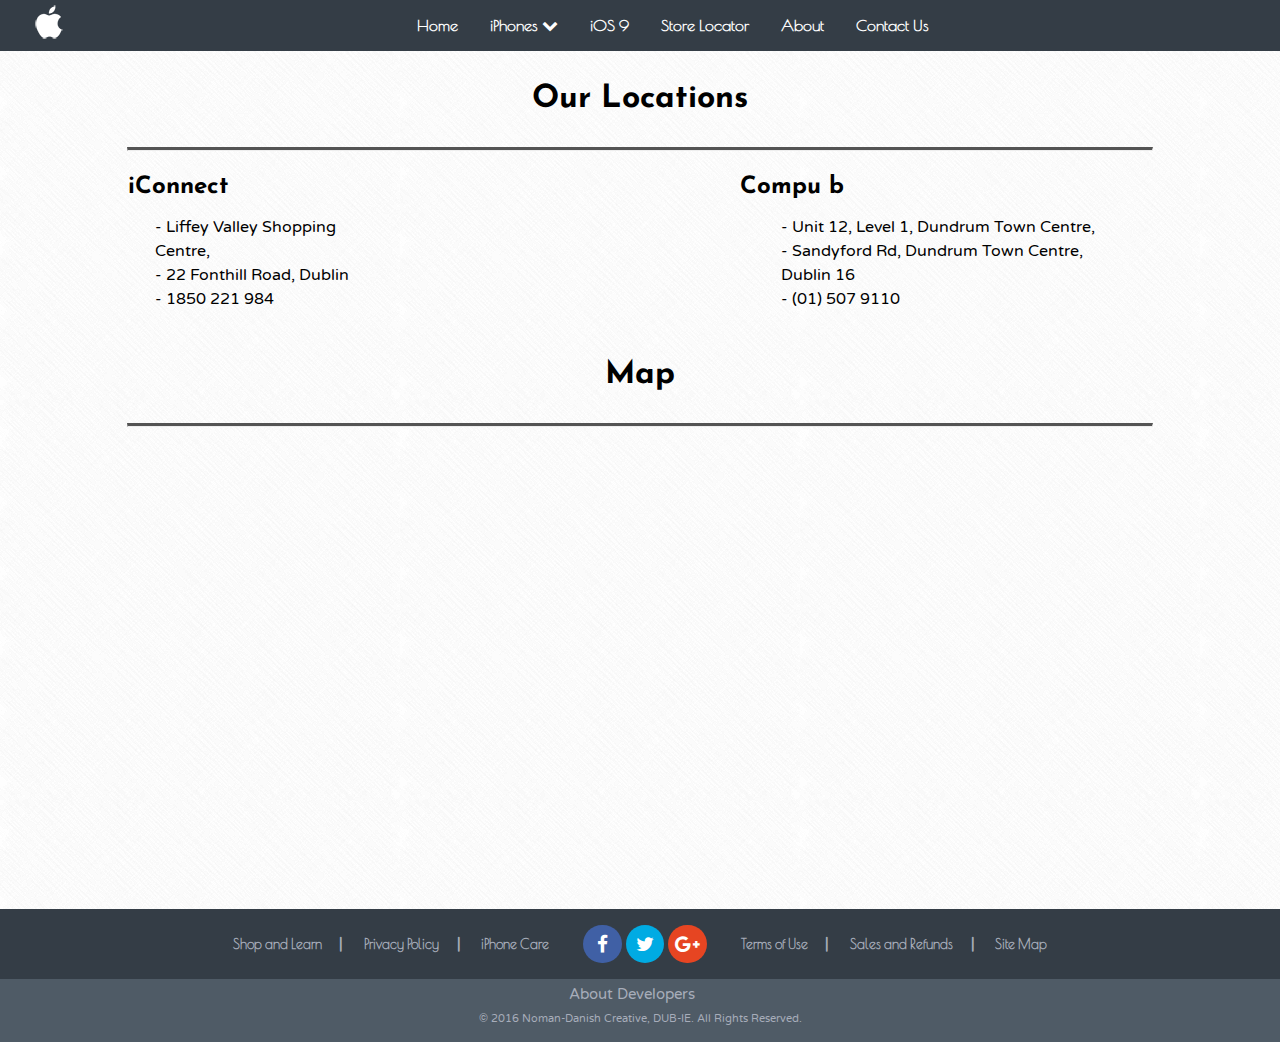
<file: P1/store.html>
<!DOCTYPE html>
<html lang="en">
<head>
	<meta charset="UTF-8">
	<meta name="viewport" content="width=device-width, initial-scale=1">
	
	<link rel="stylesheet" href="assets/slick/slick.css">
	<link rel="stylesheet" href="assets/slick/slick-theme.css">
	<link rel="stylesheet" href="https://maxcdn.bootstrapcdn.com/font-awesome/4.6.1/css/font-awesome.min.css">
	<link rel="stylesheet" href="assets/css/style.css">
	<link href="assets/images/favicon.ico" rel="icon" type="image/x-icon" /><title>Apple</title>
</head>
<body>

	<header>
	  	<h1 class="site-title">Store Locator</h1>
	  	<i id="nav-toggle"><span></span></i>
	  	<nav class="main-navigation">

    		<ul>
    		  <li><a href="untitled.html">Home</a></li>
    		  <li><a href="#" class="drop">iPhones</a>
    		  <ul class="dropdown-touch">
		        <li><a href="iphone6.html">iPhone 6S</a></li>
		        <li><a href="iphonese.html">iPhone SE</a></li> 
       		  </ul> 
     		  </li> 
		      <li><a href="ios.html">iOS 9</a></li>
		      <li><a href="store.html">Store Locator</a></li>  
		      <li><a href="about.html">About</a></li>
		      <li><a href="contact.html">Contact Us</a></li>
    		</ul>
 		 </nav>
  		<span class="apple1"><img class = "logo" src="assets/images/icon.png" alt="header-logo"></span>
	</header>





<nav class="nav-bar">


	<span class="apple"><img class = "logo" src="assets/images/icon.png" alt="header-logo"></span> 
    <ul class="menu-items">
      <li><a href="untitled.html">Home</a></li>
      <li><a href="#">iPhones <span class="fa fa-chevron-down"></span></a>


        
      <ul class="dropdown">
        <li><a href="iphone6.html">iPhone 6S</a></li>
        <li><a href="iphonese.html">iPhone SE</a></li> 
       </ul> 
      </li> 
      <li><a href="ios.html">iOS 9</a></li>
      <li><a href="store.html">Store Locator</a></li>  
      <li><a href="about.html">About</a></li>
      <li><a href="contact.html">Contact Us</a></li>  
  </ul>
</nav>






<div class="iphone6-main-body">
	<h1> Our Locations </h1>
	<hr>
<div class="main-store">



<div>

	<h2 class="store-h2">iConnect</h2>

	<p>- Liffey Valley Shopping Centre,<br>
		- 22 Fonthill Road, Dublin<br>
		- 1850 221 984</p>
	

</div>

<div>

	<h2 class="store-h2">Compu b</h2>

		<p>- Unit 12, Level 1, Dundrum Town Centre,<br/>
		- Sandyford Rd, Dundrum Town Centre, Dublin 16<br/>
		- (01) 507 9110</p>
	
</div>


</div>

</div>


<div class="iphone6-main-body">
	<h1>Map</h1>
	<hr>	
	<iframe src="https://www.google.com/maps/embed?pb=!1m18!1m12!1m3!1d38102.54671929734!2d-6.424361920898439!3d53.35383180000004!2m3!1f0!2f0!3f0!3m2!1i1024!2i768!4f13.1!3m3!1m2!1s0x486772d41965f8e9%3A0x8d2f5b8f7a33fd8b!2siConnect!5e0!3m2!1sen!2sie!4v1462279984709" width="600" height="450" frameborder="0" style="border:0" align= "center" allowfullscreen></iframe>

</div>





	
		<footer class="footer">
		

		
		<div class = "main-flex">
				<div class = "sub-flex1">
					<ul>
					<li><a href="#" > Shop and Learn<span class="flex-symbol"> |</span></a></li>
					<li><a href="#" > Privacy Policy<span class="flex-symbol"> |</span></a></li>
					<li><a href="#" class = "last"> iPhone Care</a></li>
					</ul>
				</div>
						
						
				
		<div class="logmaker">
			<a class="facebookBtn smGlobalBtn" href="#" ></a>
			<a class="twitterBtn smGlobalBtn" href="#" ></a>
			<a class="googleplusBtn smGlobalBtn" href="#" ></a>
		</div>	
		<div class = "sub-flex2">
			<ul>
				<li><a href="#" >Terms of Use<span class="flex-symbol"> |</span></a></li>
				<li><a href="#" >Sales and Refunds<span class="flex-symbol"> |</span></a></li>
				<li><a href="#" >Site Map</a></li>

			</ul>
		</div>
							
		</div>
		
			
		
		<div class="footer-bottom">
			<p class="about-dev"><a href="aboutdev.html">About Developers</a></p>
			<p class="copyright">&copy; 2016 Noman-Danish Creative, DUB-IE. All Rights Reserved.</p>

		</div>
						
		</footer>


<script  src="assets/jquery/jquery-1.12.2.js"></script>
<script  src="assets/slick/slick.min.js"></script>
<script src="assets/jquery/J-Q.js"></script>
	
	
</body>
</html>
</file>
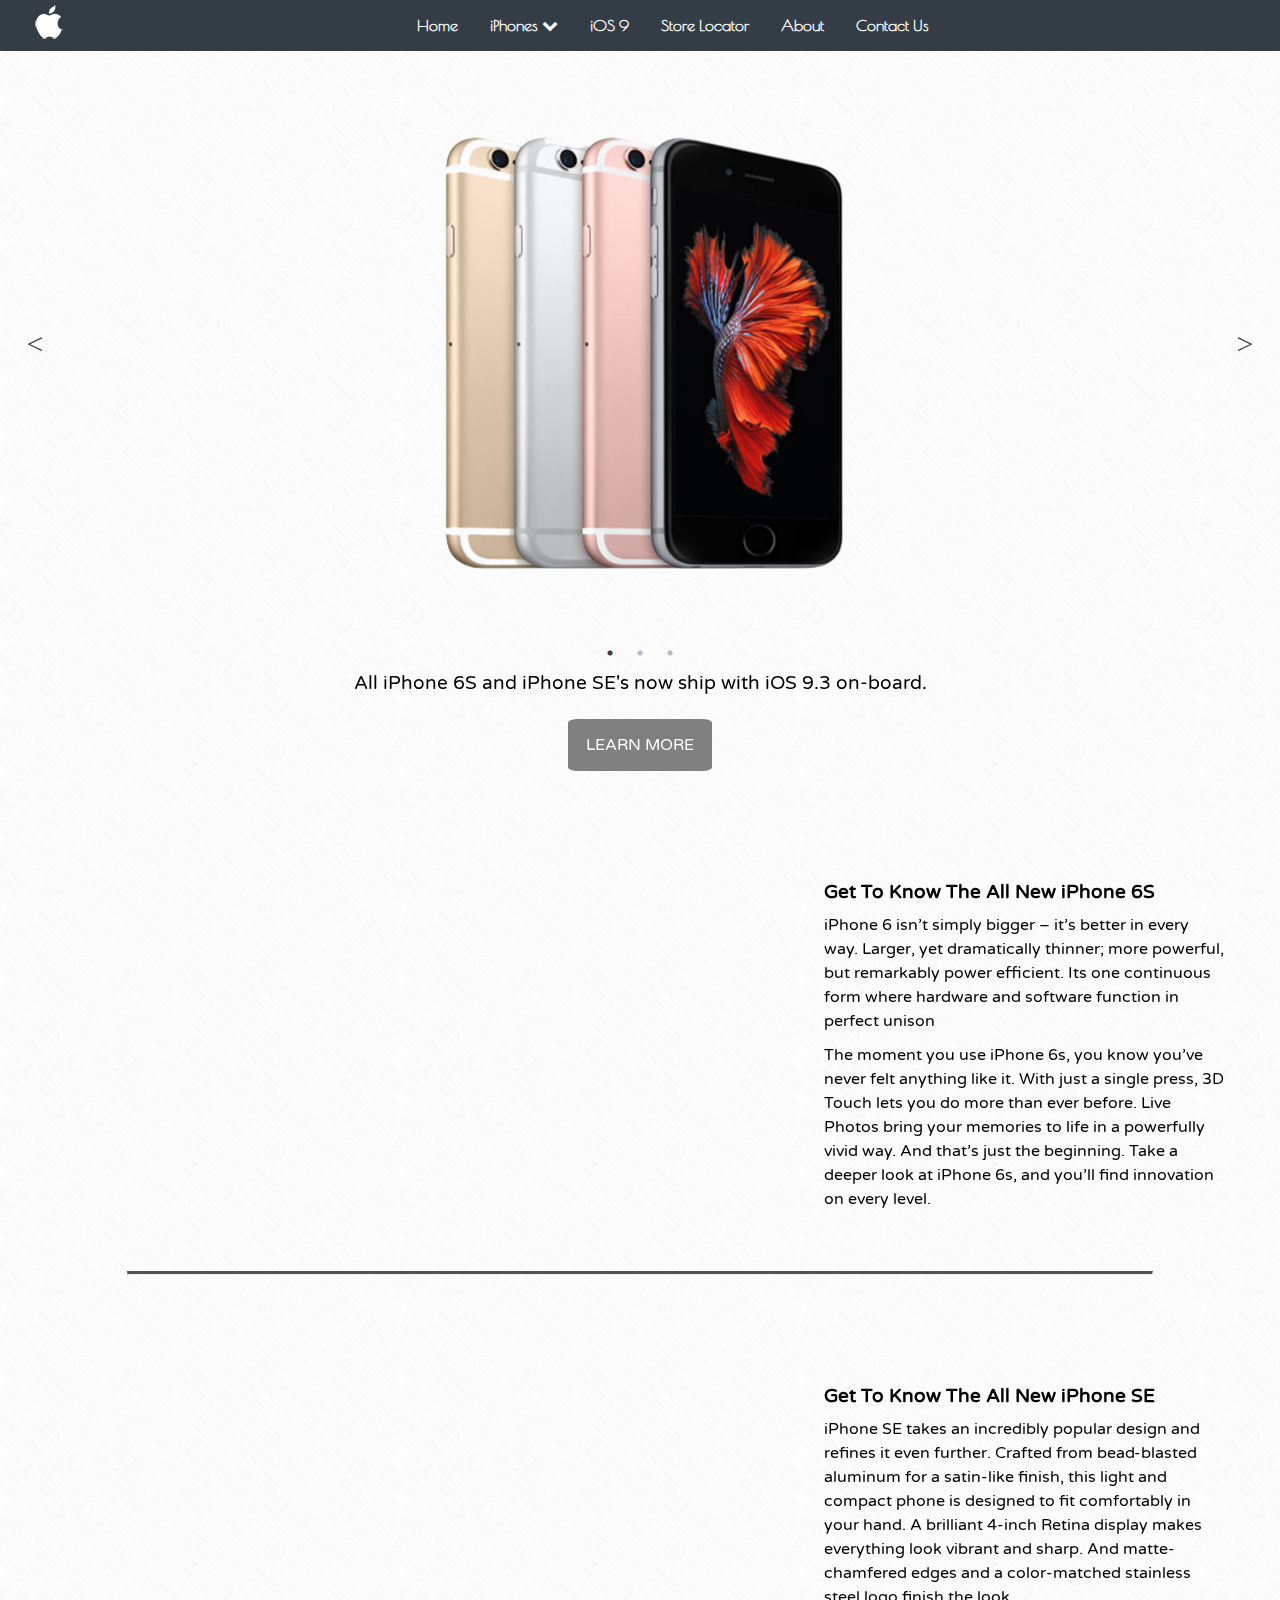
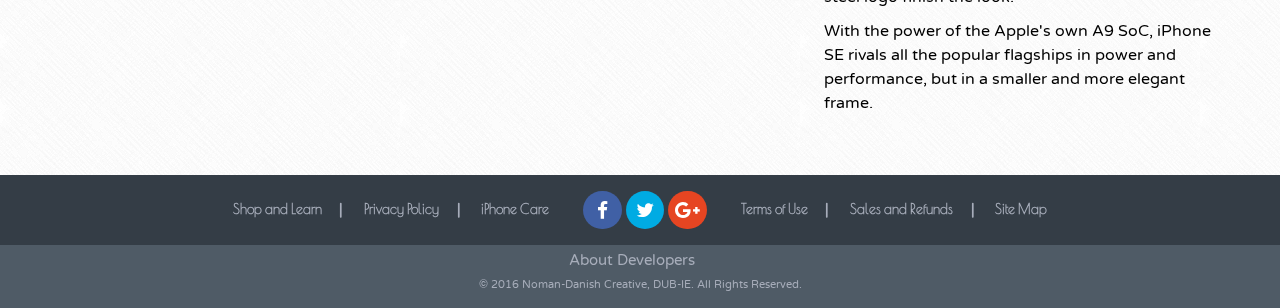
<file: P1/untitled.html>
<!DOCTYPE html>
<html lang="en">
<head>
	<meta charset="UTF-8">
	<meta name="viewport" content="width=device-width, initial-scale=1">
	
	<!-------------------------------------------------->
	
	<link rel="stylesheet" href="assets/slick/slick.css">
	<link rel="stylesheet" href="assets/slick/slick-theme.css">
	<link rel="stylesheet" href="https://maxcdn.bootstrapcdn.com/font-awesome/4.6.1/css/font-awesome.min.css">
	<link rel="stylesheet" href="assets/css/style.css">
	<link href="assets/images/favicon.ico" rel="icon" type="image/x-icon" /><title>Apple</title>
</head>
<body>

	<!---------------------------Responsive NavBar-------------------------->

	<header>
	  	<h1 class="site-title">Home</h1>
	  	<i id="nav-toggle"><span></span></i>
	  	<nav class="main-navigation">

    		<ul>
    		  <li><a href="#">Home</a></li>
    		  <li><a href="#" class="drop">iPhones</a>
    		  <ul class="dropdown-touch">
		        <li><a href="iphone6.html">iPhone 6S</a></li>
		        <li><a href="iphonese.html">iPhone SE</a></li> 
       		  </ul> 
     		  </li> 
		      <li><a href="ios.html">iOS 9</a></li>
		      <li><a href="store.html">Store Locator</a></li>  
		      <li><a href="about.html">About</a></li>
		      <li><a href="contact.html">Contact Us</a></li>
    		</ul>
 		 </nav>
  		<span class="apple1"><img class = "logo" src="assets/images/icon.png" alt="header-logo"></span>
	</header>



	<!------------------------Nav-------------------------->

<nav class="nav-bar">


	<span class="apple"><img class = "logo" src="assets/images/icon.png" alt="header-logo"></span> 
    <ul class="menu-items">
      <li><a href="#">Home</a></li>
      <li><a href="#">iPhones <span class="fa fa-chevron-down"></span></a>


        
      <ul class="dropdown">
        <li><a href="iphone6.html">iPhone 6S</a></li>
        <li><a href="iphonese.html">iPhone SE</a></li> 
       </ul> 
      </li> 
      <li><a href="ios.html">iOS 9</a></li>
      <li><a href="store.html">Store Locator</a></li>  
      <li><a href="about.html">About</a></li>
      <li><a href="contact.html">Contact Us</a></li>  
  </ul>
</nav>

	<!-------------------------------------------------->


		<!-------------Slick Carousel------------------>

			<div class="multiple-items">
			
				<div class = "main-pic"><img id="1" src="assets/images-new/og1.png" alt="iPhone 6s"/></div>
				<div class = "main-pic"><img id="2" src="assets/images-new/SE.png" alt="iPhone se"/></div>
				<div class = "colour"><img id="3" src="assets/images-new/ios96.png" alt="iOS-9"/></div>


			</div>
		<!---------------------------------------------->
<div class = "main-container">		
	<div class="container">
		<div class="featuredText">
			<p>All iPhone 6S and iPhone SE's now ship with iOS 9.3 on-board.</p>
			<a href="ios.html" class="featuredBtn">Learn More</a>
		</div>
		</div>
		<div class="more-info">
			<div class="video">
			<iframe width="560" height="315" src="https://www.youtube.com/embed/cSTEB8cdQwo" frameborder="0" allowfullscreen></iframe>
                
			</div>
			<div class="more-content">
				<h3>Get To Know The All New iPhone 6S</h3>
				<p>iPhone 6 isn’t simply bigger – it’s better in every way. Larger, yet dramatically thinner; more powerful, but remarkably power efficient. Its one continuous form where hardware and software function in perfect unison</p>
				<p>The moment you use iPhone 6s, you know you’ve never felt anything like it. With just a single press, 3D Touch lets you do more than ever before. Live Photos bring your memories to life in a powerfully vivid way. And that’s just the beginning. Take a deeper look at iPhone 6s, and you’ll find innovation on every level.</p>
			</div>
		</div>
		<hr>
		<div class="more-info">
			<div class="video">
			<iframe width="560" height="315" src="https://www.youtube.com/embed/f4eHDbNgquQ" frameborder="0" allowfullscreen></iframe>
                
			</div>
			<div class="more-content">
				<h3>Get To Know The All New iPhone SE</h3>
				<p>iPhone SE takes an incredibly popular design and refines it even further. Crafted from bead-blasted aluminum for a satin-like finish, this light and compact phone is designed to fit comfortably in your hand. A brilliant 4‑inch Retina display makes everything look vibrant and sharp. And matte-chamfered edges and a color-matched stainless steel logo finish the look.</p>
				<p>With the power of the Apple's own A9 SoC, iPhone SE rivals all the popular flagships in power and performance, but in a smaller and more elegant frame.</p>
			</div>
		</div>
	<!---------------------Footer------------------------------>	
		<footer class="footer">
		

		
		<div class = "main-flex">
				<div class = "sub-flex1">
					<ul>
					<li><a href="#" class = ""> Shop and Learn<span class="flex-symbol"> |</span></a></li>
					<li><a href="#" class = ""> Privacy Policy<span class="flex-symbol"> |</span></a></li>
					<li><a href="#" class = "last"> iPhone Care</a></li>
					</ul>
						</div>
						
						
				
		<div class="logmaker">
		
			<a class="facebookBtn smGlobalBtn" href="#" ></a>
			<a class="twitterBtn smGlobalBtn" href="#" ></a>
			<a class="googleplusBtn smGlobalBtn" href="#" ></a>
		
		</div>	
		<div class = "sub-flex2">
			<ul>
				<li><a href="#" class = "">Terms of Use<span class="flex-symbol"> |</span></a></li>
				<li><a href="#" class = "">Sales and Refunds<span class="flex-symbol"> |</span></a></li>
				<li><a href="#" class = "">Site Map</a></li>

			</ul>
		</div>
							
		</div>
		
			
		
		<div class="footer-bottom">
			<p class="about-dev"><a href="aboutdev.html">About Developers</a></p>
			<p class="copyright">&copy 2016 Noman-Danish Creative, DUB-IE. All Rights Reserved.</p>

		</div>
						
		</footer>

<!---------------------------------JavaScript--------------------------------------------->

<script  src="assets/jquery/jquery-1.12.2.js"></script>
<script  src="assets/slick/slick.min.js"></script>
<script src="assets/jquery/J-Q.js"></script>
<!--------------------------------JavaScript--------------------------------------------->		

</body>
</html>
</file>
<file: P1/assets/css/style.css>
@import url(https://fonts.googleapis.com/css?family=Poiret+One);
@import url(https://fonts.googleapis.com/css?family=Open+Sans);
@import url(http://fonts.googleapis.com/css?family=Signika:600|Varela+Round);
@import url(https://fonts.googleapis.com/css?family=Josefin+Sans);
*{
	padding: 0;
	margin: 0;
	font-family: "Varela Round", sans-serif;

}

body{
  background-image: url(crossword.png); 
}
.container{
	
	margin: 0 auto;
	width: 90%;	/*940px*/
	
}
.main-container {
	 background-image: url(crossword.png);
}

/*          Responsive Menu            */

header {
  background-color: #343d46;
  color: #fff;
  padding: 15px;
  position: relative

}

.site-title {

  font-size: 1rem;
  text-align: center;
  font-family: 'Poiret One', cursive;
}




#nav-toggle span, #nav-toggle span:before, #nav-toggle span:after {
  cursor: pointer;
  border-radius: 1px;
  height: 0.313em;
  width: 2.188em;
  background: white;
  position: absolute;
  display: block;
  content: '';
}
#nav-toggle span:before {
  top: -10px;
}
#nav-toggle span:after {
  bottom: -10px; 
}

#nav-toggle span, #nav-toggle span:before, #nav-toggle span:after {
  transition: all 500ms ease-in-out;
}
#nav-toggle.active span {
  background-color: transparent;
}
#nav-toggle.active span:before, #nav-toggle.active span:after {
  top: 0;
}
#nav-toggle.active span:before {
  transform: rotate(45deg);
}
#nav-toggle.active span:after {
  transform: rotate(-45deg);
}



#nav-toggle {
  position: absolute;
  right: 2.813em;
  top: 1.250em;
  cursor: pointer;
}




a {
  color: #fff;
  text-decoration: none;
}

nav li {
  list-style: none;
}

.main-navigation {
  position: fixed;
  left: 0;
  top: 48px;
  width: 100%;
  height: 100%;
  background: #222;
  text-align: center;

  -webkit-transform: translateX(100%);
          transform: translateX(100%);
  -webkit-transition: -webkit-transform 0.6s ease;
  transition: -webkit-transform 0.6s ease;
  transition: transform 0.6s ease;
  transition: transform 0.6s ease, -webkit-transform 0.6s ease;
  -webkit-transition-timing-function: cubic-bezier(.75, 0, .29, 1.01);
          transition-timing-function: cubic-bezier(.75, 0, .29, 1.01);
}
.main-navigation.open{
  -webkit-transform:translateX(0);
          transform:translateX(0);
}

.main-navigation .nav-toggle{
  right: 0;
  top: 5%;
  padding-right: 1em;
}
.main-navigation ul {
  padding: 60px 0;
  margin: 0;
}
.main-navigation ul a {
  padding: 20px 20px;
  display: block;
    font-family: 'Poiret One', cursive;
    border-bottom: 0.5px solid white;
    margin: 0 auto;
    width: 60%;
}

.apple1 {
  position: absolute;
  top: 5px;
  left: 0;
  cursor: pointer;
}

/*--------------------Navigation Bar--------------------------*/
.nav-bar {
  position: relative;
  top: 0;
  left: 0;
  right: 0;
  z-index: 9999;
  width: 100%;
  background-color: #343d46 ;
  text-align: center;
}

.nav-bar li, .nav-bar a { 
  line-height: 3.125em;
}

.menu-items a, .menu-items a:visited {
  color: white;
  text-decoration: none;
  font-size: 1em;
  font-weight: bold;
  font-family: 'Poiret One', cursive;

}
.menu-items {
  display: inline; 
  
}
.menu-items li {
  position: relative;
  display: inline-block;
  padding-right: 0.875em;
  padding-left: 0.875em;

}
.menu-items li:hover, .menu-items li.current{
  background-color: #4f5b66;
  color: #fff;
  -o-transition:.5s ease-in-out;
    -ms-transition:.5s ease-in-out;
    -moz-transition:.5s ease-in-out;
    -webkit-transition:.5s ease-in-out;
  transition: .5s ease-in-out;

}
.menu-items li:hover ul{
  display: block;

}

.dropdown{
  display: none;
  left: 0;
  position: absolute; /*Remove this to get weirdly cool effect on dropdown hover*/
  background-color: #343d46;

}
.dropdown li{
  width: 100px;
  height: auto;
}

/*--------------------------------------------------------------*/
.apple {
	float: left;
	padding-left: 2em;
	position: relative;
	top: 5px;
}

 .multiple-items img{

	display: block;
	max-width: 100%;
	height: auto; 
  margin: 0 auto;

}
h1, h2{
  font-family: 'Josefin Sans', sans-serif;
}
hr{
  width: 80%;
  margin: 0 auto;
  border-top: 3px solid #545454;

}
p{
  line-height: 1.5;
}
.featuredText{
	
	
	margin: 50px auto 0 auto;
	font-family: 'Open sans', sans-serif;
	width: 79.78%;
	text-align: center;
}

.featuredText p{
	
	font-size: 1.2em;
	color: black;
	text-align: center;
	line-height: 1.6;
	

}
.featuredBtn{
	background-color: grey;
	color: white;
	text-transform: uppercase;
	text-decoration: none;
	padding: 16px 1.91%;
    border-radius: 7%;
	margin-top: 20px;
	display: inline-block;

}

.more-info{
  

  margin-top: 50px;

  
}
.video, .more-content{
	margin-top: 3.75em;
	margin-bottom: 3.75em;
	
	
}
.video{

	padding-left: 3.5em;
  float: left;

}
.video iframe{
	max-width: 100%;
}
.more-content{
	width: 25em;
	padding-right: 3.5em; 
  float: right;

}
.more-content h4{
	padding-bottom: 1em;
}
.more-content p{
	padding-top: 10px;
}


.logmaker {

	display: block;
	text-align: center;
	padding: 1em;
	
}
.logmaker a:hover{
	text-decoration: none;
}



.footer {
	clear: both;

    /*width: 100%;
    height: 12.9787234%;*//*122px*/
   /* padding-top: 7.4468085%;/*70px*/
    background: #343d46; /*Default-22020*/
}

.footer-bottom{
	font-size: 0.95em;
	padding-top: 0.25em;
	padding-bottom: 1em;
  background-color: #4f5b66;
}
.copyright{
	font-size: .7em;
	padding-top: .5em;
	text-align: center;
	color: #a7adba;
}
.about-dev{
  text-align: center;
}
/*~~~~~~~~~~~~~~~~~~~~~~~~~~~~~~~~~~~~~~~~~~~~~~~~~~~~~~~~~~~~*/


/*!!!!!!!!!!!!!!!!!!!!!!!!!!!!!!!!!!!!!!!!!!!!!!!!!!!!!!!!!!!!*/


.footer-bottom a{

	text-align: center;
	padding-right: 1em;
	color: #a7adba;
	text-decoration: none;

}
/*************************************************************************/

/*************************************************************************/





.smGlobalBtn { /* global button class */
    display: inline-block;
    text-align: center;
    width: 2em;
    height: 2em;
    text-decoration: none;
    color: #fff;
    font-size: 120%;/*25px or 1.5625*/
    font-weight: normal;
    line-height: 2.1em;

}

/* facebook button class*/
.facebookBtn{
    background: #4060A5;
    border-radius: 44px;
}

.facebookBtn:before{ /* use :before to add the relevant icons */
    font-family: "FontAwesome";
    content: "\f09a"; /* add facebook icon */
}

.facebookBtn:hover{
    color: #4060A5;
    background: #fff;
    -o-transition:.5s ease-in-out;
    -ms-transition:.5s ease-in-out;
    -moz-transition:.5s ease-in-out;
    -webkit-transition:.5s ease-in-out;
  	transition: .5s ease-in-out;

}

/* twitter button class*/
.twitterBtn{
    background: #00ABE3;
    border-radius: 44px;
}

.twitterBtn:before{
      font-family: "FontAwesome";
      content: "\f099"; /* add twitter icon */
      
}

.twitterBtn:hover{
    color: #00ABE3;
    background: #fff;
    -o-transition:.5s ease-in-out;
    -ms-transition:.5s ease-in-out;
    -moz-transition:.5s ease-in-out;
    -webkit-transition:.5s ease-in-out;
  	transition: .5s ease-in-out;
}
/*********************************************************/

/******************************************************/

/* google plus button class*/
.googleplusBtn{
    background: #e64522;
    border-radius: 44px;
}

.googleplusBtn:before{
      font-family: "FontAwesome";
      content: "\f0d5"; /* add googleplus icon */
}

.googleplusBtn:hover{
    color: #e64522;
    background: #fff; 
    -o-transition:.5s ease-in-out;
    -ms-transition:.5s ease-in-out;
    -moz-transition:.5s ease-in-out;
    -webkit-transition:.5s ease-in-out;
  	transition: .5s ease-in-out;
}

/*-----------------------------------------------------------*/
 /*__________    _______          _______     ___________  ________  ______________       
   |||||||||| |||       |||    |||       ||| /   ||||    \ ||||||||  |||||     ||||            
   ||||       |||       |||    |||       |||     ||||      ||||      |||||     ||||                 
   |||||||    |||       |||    |||       |||     ||||      |||||||   |||||||||||
   ||||       |||       |||    |||       |||     ||||      ||||      |||||     \\\\            
   ||||       |||_______|||    |||_______|||     ||||      ||||||||  |||||      \\\\*/
/*~~~~~~~~~~~~~~~~~~~~~~~~@TeSt CSS~~~~~~~~~~~~~~~~~~~~~~~~~~*/
.main-flex{
   display: -webkit-flex;
   display: flex;
   -webkit-flex-direction: row /* works with row or column */
   flex-direction: row;
   -webkit-align-items: center;
   align-items: center;
   -webkit-justify-content: center;
   justify-content: center; 
   flex-wrap:wrap;
  
  
}
.sub-flex1, .sub-flex2 {
	/*font-weight: bold;*/
	font-size: 1em;
	padding: .6em;
	display: -webkit-flex;
   display: flex;
   -webkit-flex-direction: column; 
   flex-direction: column;
 /*  -webkit-align-items: flex-start;
   align-items: flex-start;
	*/
}

.flex-symbol {
	padding-left: 1em;
}


.sub-flex2 a, .sub-flex1 a {
font-weight: bold;
font-family: 'Poiret One', cursive;
padding: .5em;
line-height: 3em;	
text-decoration: none;
color:  #a7adba;
font-size: 0.85em;


}

/*Footer Links CSS*/
.main-flex > a {
  position: relative;
  color: #000;
  text-decoration: none;
}

.main-flex ul li, .i6-main-flex ul li{
	display: inline;
	padding-left: 0.10em;
	padding-right: 0.10em;
}



/*--------------------------------------------------------------------------------------------------------
/\/\/\/\//\\/\/\/\/\/\/\/\/\/\/\/\/\/\/\\/\/\/\/\/\/\/\/\/\\/\/\/\/\\/\/\/\\/\/\/\/\\/\/\/\\/\/\/\/\\/\/
----------------------------------------------------------------------------------------------------------
                                               iphone 6 & SE Page CSS
---------------------------------------------------------------------------------------------------------*/

.main-body-part1{


     display: -webkit-flex;
   display: flex;
   -webkit-flex-direction: row; /* works with row or column */
   flex-direction: row;
   -webkit-align-items: center;
   align-items: center;
   -webkit-justify-content: center;
   justify-content: center;
   flex-wrap: wrap;
}
/*********************************************************************/

.heading  {
    color: black;
    margin: 0 auto; 
}


.i6-banner-text {
    text-align: center;
    
}
.i6-banner-text p{
  padding-top: 0.5em;
  text-align: left;
}
.buy-now{
  padding-top: 0.5em;
}
.i6-banner-photo img{
    padding: 2em 0 0 1em;
	height: auto; 
    max-width: 80%;
}







/************************************************************************/

.Table-main {
   display: -webkit-flex;
   display: flex;
   -webkit-flex-direction: column; /* works with row or column */
   flex-direction: column;
   -webkit-align-items: center;
   align-items: center;
  /* -webkit-justify-content: center;
   justify-content: center */
    margin: 0 auto;
    width: 90%;
}

.iphone6-main-body h1 {
    text-align: center;
    padding-bottom: 1em;
}

.iphone6-main-body p {
  width: 80%;
  margin: 0 auto;
  padding: 1em;
  line-height: 1.5;
}

/******************************************************************************************************************************/

.disp {
    
    max-width: 30%;
}
.iphone6s1 {
    display: block;
    margin: 0 auto;
    max-width: 50%;
   
}
.undis {
    max-width: 25%;
    
}
/****************************************************************************************************************************/
.main-body-part2{
	
   padding-right: 6em;
   
  
	
}

/*----------------------------------------------------------
     iOS 9 Page CSS    I
------------------------------------------------------------*/
.ios-page-articles p{
  width: 80%;
  margin: 0 auto;
  padding: 1em;
  line-height: 1.5;
}
.ios-page-articles h1{
  width: 80%;
  margin: 0 auto;
  text-align: center;
  padding: 1em;
}

.ios9{
  display: block;
  margin: 0 auto;
  max-width: 60%;

}

.reference a{
  color: black;
}
/**************************************************************************************************/

/************************************************************************************************/
.main-pic {
	padding-top: 1%;
	
	
}

/************************************************************************************************/



/*----------------------------------------------------------
     Store Locator Page CSS    I
------------------------------------------------------------*/
.iphone6-main-body iframe{
    max-width: 100%;
    padding: auto;
    margin: 0 auto;
    display: block;
    margin: 1em auto 1em auto;
}
.iphone6-main-body h1{
  padding-top: 1em;
}



.main-store{

   display: -webkit-flex;
   display: flex;
   -webkit-flex-direction: row /* works with row or column */
   flex-direction: row;
   -webkit-align-items: center;
   align-items: center;
   -webkit-justify-content: center;
   justify-content: space-between;
   flex-wrap: wrap;

  margin: 0 auto;
  width: 80%;
}
.main-store h2{
  padding-top: 1em;
  font-weight: bold;
}

/************************************************************************/
 


/************************************************************************/

/*-------------------------------------------------/
     About US Page CSS    I
------------------------------------------------------------*/
.about-us-page{
  width: 80%;
  margin: 0 auto;
}
.about-us-page h1{
  text-align: center;
  padding: 1em 0;
}
.about-us-page p{
  padding: 1em 0;
  width: 80%;
  margin: 0 auto;

}

.form_about_button{
  width: 50%;
  display: block;
  margin: 0 auto;
  margin-bottom: 1em;

}
/*-------------------------------------------------/
     About Dev Page CSS    I
------------------------------------------------------------*/


.about-us-grid{
   display: -webkit-flex;
   display: flex;
   -webkit-flex-direction: row /* works with row or column */
   flex-direction: row;
   -webkit-align-items: center;
   align-items: center;
   -webkit-justify-content: space-around;
   justify-content: space-around;
   margin-top: 3em;


  /*flex wrap it for responsive design*/
}

.grid {

  width:100%; 
  padding:5% 0px;

}
.item a, .item a:hover {
  text-decoration:none;
}


.item {
  background-color:#f5f5f5; 
  width:340px;
  border-radius: 2%;

}
.item .image {
  overflow:hidden; 
}
.item .image img {
 max-width:100%;
 border-radius: 2%;
  }

.item .text {
  padding:2em; text-align:center;
}
.item .text figcaption {
  position:relative; z-index:1; 
}
.item .text a {
  color:rgba(0,0,0,0.70);
}
.item .text p {
  color:rgba(0,0,0,0.70); 
  line-height:22px; 
  font-weight:300;
  font-size:13px;
}
.item .text .fa {
  font-size:18px;
  width:15px;
  height:15px;
  padding:13px;
  border:solid 1px rgba(0,0,0,0.8);
  border-radius:50%;
}
.item h4, .item p{
  padding-bottom: 1em; 
}

.fa-facebook:hover{
  
    background: #4060A5;
    -o-transition:.5s ease-in-out;
    -ms-transition:.5s ease-in-out;
    -moz-transition:.5s ease-in-out;
    -webkit-transition:.5s ease-in-out;
    transition: .5s ease-in-out;
}
.fa-twitter:hover{
    background: #00ABE3;
    -o-transition:.5s ease-in-out;
    -ms-transition:.5s ease-in-out;
    -moz-transition:.5s ease-in-out;
    -webkit-transition:.5s ease-in-out;
    transition: .5s ease-in-out;
}
.fa-google-plus:hover{
  background-color: #e64522;
      -o-transition:.5s ease-in-out;
    -ms-transition:.5s ease-in-out;
    -moz-transition:.5s ease-in-out;
    -webkit-transition:.5s ease-in-out;
    transition: .5s ease-in-out;

}





/*-------------------------------------------------/
     Contact Us Page CSS    I
------------------------------------------------------------*/




button {
  overflow: visible;
}

button, select {
  text-transform: none;
}

button, input, select, textarea, .RaTEUs {
  color: #5A5A5A;
  font: inherit;
  margin: 0;
}


textarea {
  overflow: auto;
}

#container-contact {
  border: solid 3px #474544;
  margin: 0 auto;
  max-width: 868px;
  margin-top: 2em;
  margin-bottom: 2em;
  width: 80%;
}

form {
  padding: 37.5px;
  margin: 50px 0;
}

#container-contact h1 {
  color: #474544;
  font-size: 2em;
  font-weight: 700;
  letter-spacing: 7px;
  text-align: center;
  padding-top: 1em;
  text-transform: uppercase;

}

.email {
  float: right;
  width: 45%;
}

input, select, textarea {
  background: none;
  border: none;
  border-bottom: solid 2px #474544;
  color: #474544;
  font-size: 1.000em;
  font-weight: 400;
  letter-spacing: 1px;
  margin: 0em 0 1.875em 0;
  padding: 0 0 0.875em 0;
  text-transform: uppercase;
  width: 100%;
  -webkit-box-sizing: border-box;
  -moz-box-sizing: border-box;
  -ms-box-sizing: border-box;
  -o-box-sizing: border-box;
  box-sizing: border-box;
  -webkit-transition: all 0.3s;
  -moz-transition: all 0.3s;
  -ms-transition: all 0.3s;
  -o-transition: all 0.3s;
  transition: all 0.3s;
}

input[type='text']:focus, [type='email']:focus, textarea:focus {
  outline: none;
  padding: 0 0 0.875em 0;
}

.name {
  float: left;
  width: 45%;
}


textarea {
  line-height: 150%;
  height: 150px;
  resize: none;
  width: 100%;
}

#form_button {
  background: none;
  border: solid 2px #474544;
  color: #474544;
  cursor: pointer;
  font-family: 'Josefin Sans', sans-serif;
  font-size: 0.875em;
  font-weight: bold;
  outline: none;
  padding: 20px 35px;
  text-transform: uppercase;
  -webkit-transition: all 0.3s;
  -moz-transition: all 0.3s;
  -ms-transition: all 0.3s;
  -o-transition: all 0.3s;
  transition: all 0.3s;
}

#form_button:hover {
  background: #474544;
  color: #F2F3EB;
}






.rating {
  text-align: center;
  display: -webkit-box;
  display: -webkit-flex;
  display: -ms-flexbox;
  display: flex;
  -webkit-box-pack: center;
  -webkit-justify-content: center;
      -ms-flex-pack: center;
          justify-content: center;
  -webkit-box-align: center;
  -webkit-align-items: center;
      -ms-flex-align: center;
          align-items: center;
padding-top: 2em;
direction: rtl;

}

.rating > span {
  display: block;
  position: relative;
  cursor: pointer;
  width: 1.1em;
  padding: 0 5px;
}

.rating > span:hover,
.rating > span:hover ~ span {
  color: transparent;
}

.rating > span:hover:before,
.rating > span:hover ~ span:before {
  content: "★";
  position: absolute;
  left: 0;
  top: 0;
  right: 0;
  bottom: 0;
  color: gold;
}

/*--------------------------------------------------------------------------------------------------
                                  _________        ____
<><><><><><><><><><><><><><><><><>||||||||\<><><><>/<|><><><><><><><><><><><><><><><><><><><>><><><><
MEDIA QUERIES<><><><><><><><><><><||||||||>\<><><>/<>|<><><><><><><><><><><><><><><><><><><><><><><><
<><><><><><><><><><><><><><><><><>||||||||<>\<><>/<><|><><><><><><><><><><><><><><><><><><>><><><><><
<><><><><><><><><><><><><><><><><>||||||||<><\></><><|><><><><><><><><><><><><><><><>><><><><><><><><
<><><><><><><><><><><><><><><><><>||||||||<<><\/><><>|><><><><><><><><><><><><><><><>><><><><><><><><
<><><><><><><><><><><><><><><><><>||||||||<><><><><><|><><><><><><><><><><><><><><><><><><>><><><><><
<><><><><><><><><><><><><><><><><>||||||||<><><><><><|><><><><><><><><><><><><><><><><><><>><><><><><
<><><><><><><><><><><><><><><><><>||||||||<><><><><><|><><><><><><><><><><><><><><><><><><>><><><><><
<><><><><><><><><><><><><><><><><>||||||||<><><><><><|><><><><><><><><><><><><><><><><><><>><><><><><
<><><><><><><><><><><><><><><><><>||||||||<><><><><><|><><><><><><><><><><><><><><><><><><>><><><><><
                                 ----------         ---                            
---------------------------------------------------------------------------------------------------*/

@media screen and (max-width:815px){

    .nav-bar{
        display: none;
    }
    .video{
      clear: both;
      float: none;
      padding-left: 6em;

    }
    .more-content{
      float: none;
      width: inherit;
      padding-left: 1.5em;
    }

.flex-symbol{
  padding-left: 0.5em;
}
  

.logmaker{
  display: block;
} 

  .sub-flex1, .sub-flex2 {
  
    padding: 0em;
  
    }
  
    /*.item is for about us*/
  .item{
    width: auto;
  }
  .about-us-grid{
      flex-wrap: wrap;
  }
    

  

  

}
@media screen and (max-width: 640px){
  .i6-banner-photo{
    padding-left: 3.5em;
    padding-bottom: 2em;
    
  }
  .video{
    padding: 0;
  }
}

@media screen and (min-width:815px){
    
    header{
        display: none;
    }
    
    


    
}
@media screen and (max-width: 1024px){
  .main-flex {


       display: -webkit-flex;
   display: flex;
   -webkit-flex-direction: column; /* works with row or column */
   flex-direction: column;
   -webkit-align-items: center;
   align-items: center;
   -webkit-justify-content: center;
   justify-content: center;
  }
}


/*--------------------------------------------------------------------------------------------------
<><><><><><><><><><><><><><><><><><><><><><><><><><><><><><><><><><><><><><><><><>><><><><><><><><><>
<><><><><><><><><><><><><><><><><><><><><><><><><><><><><><><><><><><><><><><><><>><><><><><><><><><>
<><><><><><><><><><><><><><><><><><><><><><><><><><><><><><><><><><><><><><><><><>><><><><><><><><><>
<><><><><><><><><><><><><><><><><><><><><><><><><><><><><><><><><><><><><><><><><>><><><><><><><><><>
<><><><><><><<><><><><><><><><><><><><><><><><><><><><><><><><><><><><><><><><><><><><><><><><><><><>
<><><><><><><><><><><><><><><><><><><><><><><><><><><><><><><><><><><><><><><><><>><><><><><><><><><>
<><><><><><><><><><><><><><><><><><><><><><><><><><><><><><><><><><><><><><><><><>><><><><><><><><><>
<><><><><><><><><><><><><><><><><><><><><><><><><><><><><><><><><><><><><><><><><>><><><><><><><><><>
<><><><><><><><><><><><><><><><><><><><><><><><><><><><><><><><><><><><><><><><><>><><><><><><><><><>
<><><><><><><><><><><><><><><><><><><><><><><><><><><><><><><><><><><><><><><><><>><><><><><><><><><>
<><><><><><><><><><><><><><><><><><><><><><><><><><><><><><><><><><><><><><><><><>><><><><><><><><><>
<><><><><><><><><><><><><><><><><><><><><><><><><><><><><><><><><><><><><><><><><>><><><><><><><><><>
<><><><><><><><><><><><><><><><><><><><><><><><><><><><><><><><><><><><><><><><><>><><><><><><><><><>
<><><><><><><><><><><><><><><><><><><><><><><><><><><><><><><><><><><><><><><><><>><><><><><><><><><>
---------------------------------------------------------------------------------------------------*/
</file>
